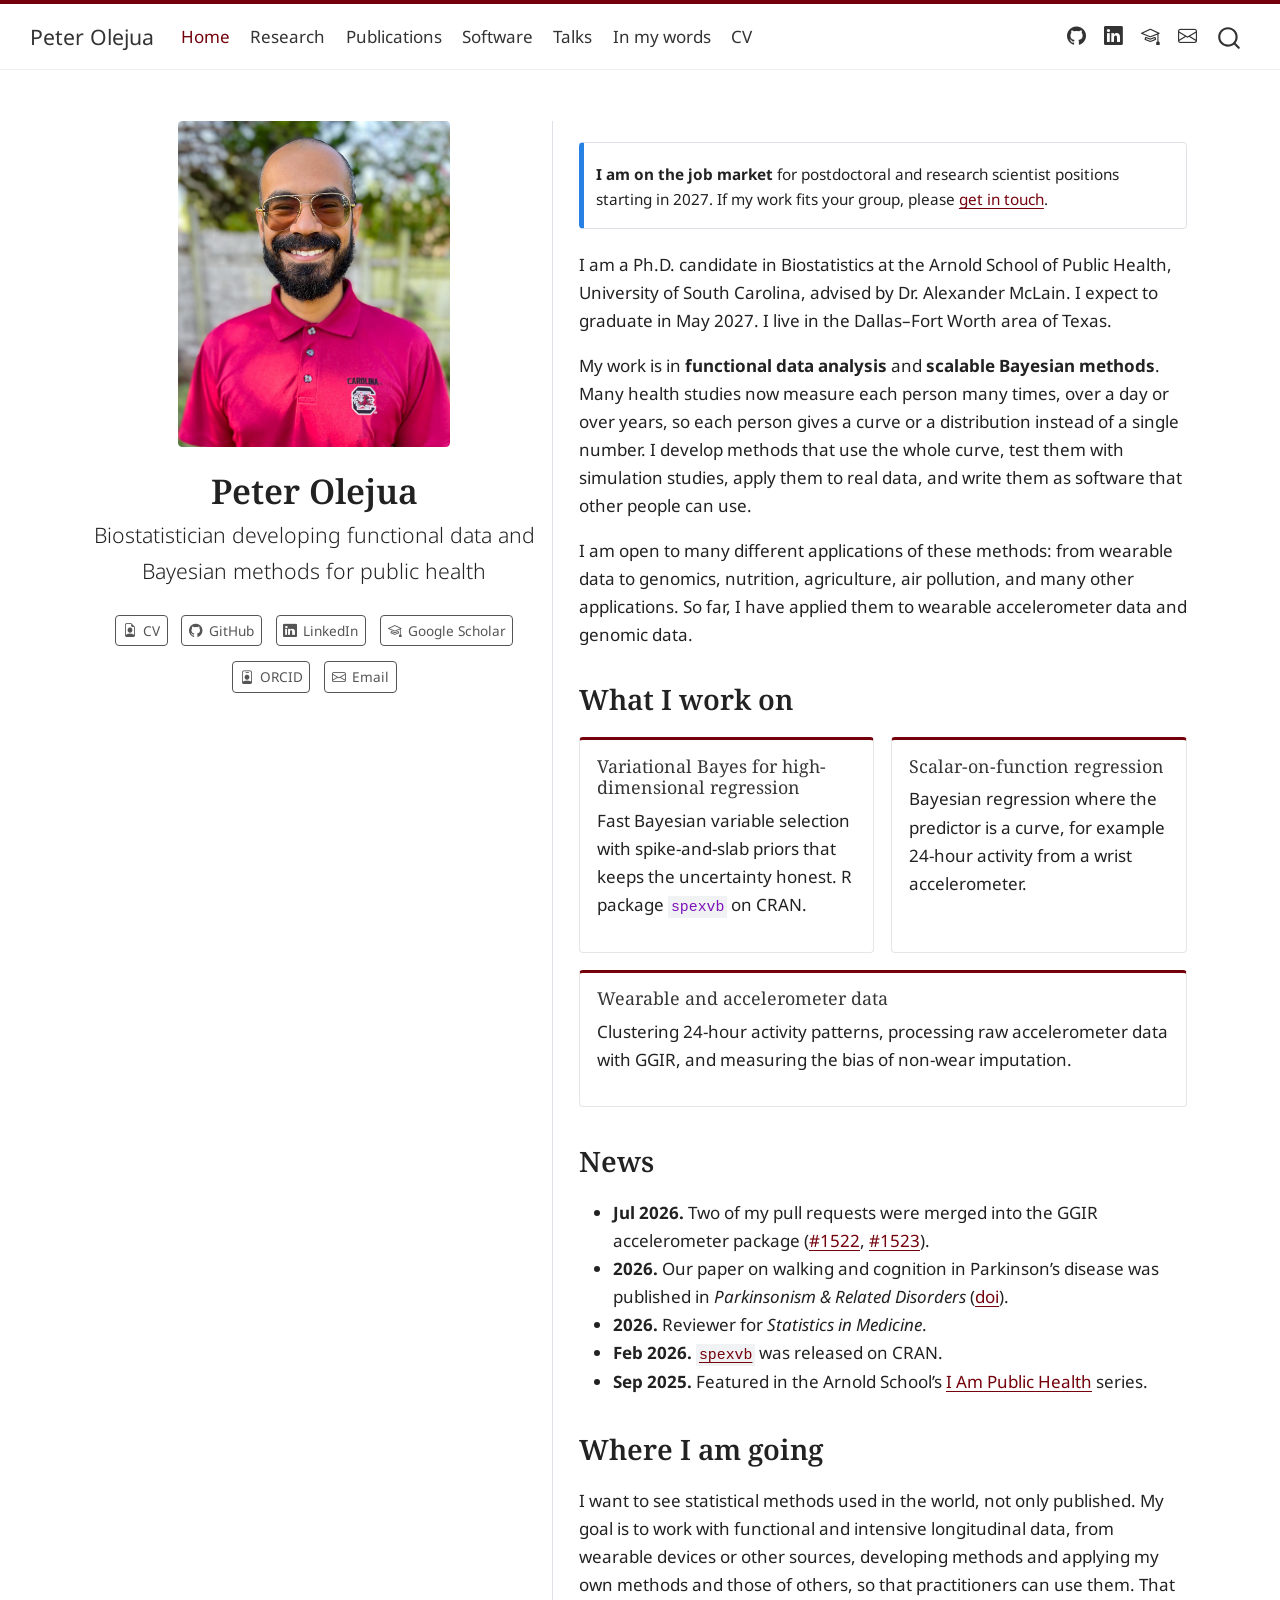
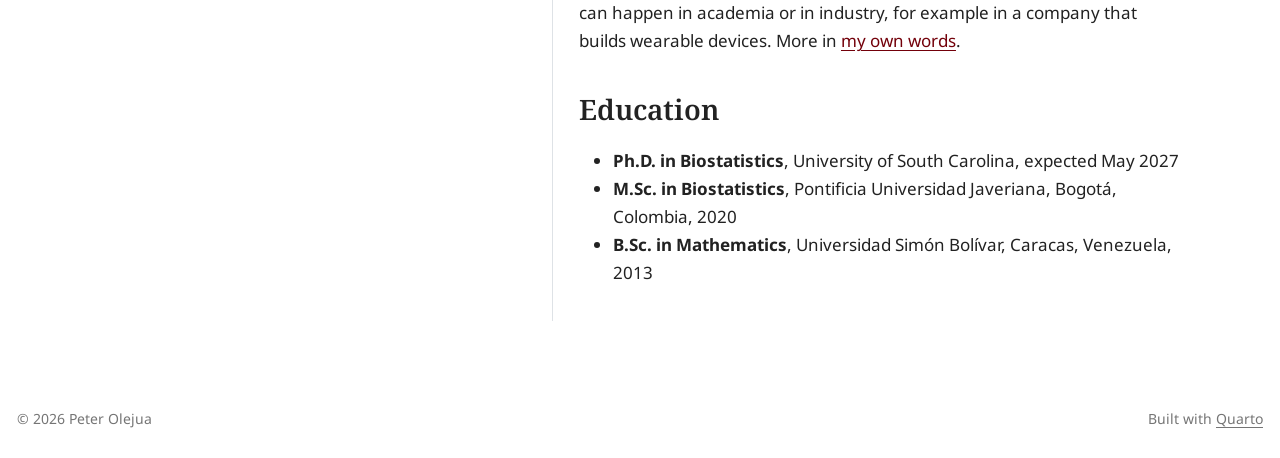
<file: docs/index.html>
<!DOCTYPE html>
<html xmlns="http://www.w3.org/1999/xhtml" lang="en" xml:lang="en"><head>

<meta charset="utf-8">
<meta name="generator" content="quarto-1.10.19">

<meta name="viewport" content="width=device-width, initial-scale=1.0, user-scalable=yes">


<title>Peter Olejua</title>
<style>
/* Default styles provided by pandoc.
** See https://pandoc.org/MANUAL.html#variables-for-html for config info.
*/
span.smallcaps{font-variant: small-caps;}
div.columns{display: flex; gap: 1.5em;}
div.column{flex: auto;}
@media screen {
div.columns{gap: min(4vw, 1.5em);}
div.column{overflow-x: auto;}
}
div.hanging-indent{margin-left: 1.5em; text-indent: -1.5em;}
ul.task-list{list-style: none;}
ul.task-list li input[type="checkbox"] {
  width: 0.8em;
  margin: 0 0.8em 0.2em -1em; /* quarto-specific, see https://github.com/quarto-dev/quarto-cli/issues/4556 */ 
  vertical-align: middle;
}
</style>


<script src="site_libs/quarto-nav/quarto-nav.js"></script>
<script src="site_libs/quarto-nav/headroom.min.js"></script>
<script src="site_libs/clipboard/clipboard.min.js"></script>
<script src="site_libs/quarto-search/autocomplete.umd.js"></script>
<script src="site_libs/quarto-search/fuse.min.js"></script>
<script src="site_libs/quarto-search/quarto-search.js"></script>
<meta name="quarto:offset" content="./">
<script src="site_libs/quarto-html/quarto.js" type="module"></script>
<script src="site_libs/quarto-html/tabsets/tabsets.js" type="module"></script>
<script src="site_libs/quarto-html/popper.min.js"></script>
<script src="site_libs/quarto-html/tippy.umd.min.js"></script>
<link href="site_libs/quarto-html/tippy.css" rel="stylesheet">
<link href="site_libs/quarto-html/quarto-syntax-highlighting-bf27225e3a48a9273f3daa8f8e829971.css" rel="stylesheet" id="quarto-text-highlighting-styles">
<script src="site_libs/bootstrap/bootstrap.min.js"></script>
<link href="site_libs/bootstrap/bootstrap-icons.css" rel="stylesheet">
<link href="site_libs/bootstrap/bootstrap-8802834b2892208c6f3ad287bbaaad03.min.css" rel="stylesheet" append-hash="true" id="quarto-bootstrap" data-mode="light">
<script id="quarto-search-options" type="application/json">{
  "location": "navbar",
  "copy-button": false,
  "collapse-after": 3,
  "panel-placement": "end",
  "type": "overlay",
  "limit": 50,
  "keyboard-shortcut": [
    "f",
    "/",
    "s"
  ],
  "show-item-context": false,
  "language": {
    "search-no-results-text": "No results",
    "search-matching-documents-text": "matching documents",
    "search-copy-link-title": "Copy link to search",
    "search-hide-matches-text": "Hide additional matches",
    "search-more-match-text": "more match in this document",
    "search-more-matches-text": "more matches in this document",
    "search-clear-button-title": "Clear",
    "search-text-placeholder": "",
    "search-detached-cancel-button-title": "Cancel",
    "search-submit-button-title": "Submit",
    "search-label": "Search"
  }
}</script>
<style>html{ scroll-behavior: smooth; }</style>


</head>

<body class="nav-fixed fullcontent quarto-light">

<div id="quarto-search-results"></div>
  <header id="quarto-header" class="headroom fixed-top">
    <nav class="navbar navbar-expand-lg " data-bs-theme="dark">
      <div class="navbar-container container-fluid">
      <div class="navbar-brand-container mx-auto">
    <a class="navbar-brand" href="./index.html">
    <span class="navbar-title">Peter Olejua</span>
    </a>
  </div>
            <div id="quarto-search" class="" title="Search"></div>
          <button class="navbar-toggler" type="button" data-bs-toggle="collapse" data-bs-target="#navbarCollapse" aria-controls="navbarCollapse" role="menu" aria-expanded="false" aria-label="Toggle navigation" onclick="if (window.quartoToggleHeadroom) { window.quartoToggleHeadroom(); }">
  <span class="navbar-toggler-icon"></span>
</button>
          <div class="collapse navbar-collapse" id="navbarCollapse">
            <ul class="navbar-nav navbar-nav-scroll me-auto">
  <li class="nav-item">
    <a class="nav-link active" href="./index.html" aria-current="page"> 
<span class="menu-text">Home</span></a>
  </li>  
  <li class="nav-item">
    <a class="nav-link" href="./research.html"> 
<span class="menu-text">Research</span></a>
  </li>  
  <li class="nav-item">
    <a class="nav-link" href="./publications.html"> 
<span class="menu-text">Publications</span></a>
  </li>  
  <li class="nav-item">
    <a class="nav-link" href="./software.html"> 
<span class="menu-text">Software</span></a>
  </li>  
  <li class="nav-item">
    <a class="nav-link" href="./talks.html"> 
<span class="menu-text">Talks</span></a>
  </li>  
  <li class="nav-item">
    <a class="nav-link" href="./story.html"> 
<span class="menu-text">In my words</span></a>
  </li>  
  <li class="nav-item">
    <a class="nav-link" href="./files/Olejua_CV.pdf"> 
<span class="menu-text">CV</span></a>
  </li>  
</ul>
            <ul class="navbar-nav navbar-nav-scroll ms-auto">
  <li class="nav-item compact">
    <a class="nav-link" href="https://github.com/peterolejua"> <i class="bi bi-github" role="img" aria-label="GitHub">
</i> 
<span class="menu-text"></span></a>
  </li>  
  <li class="nav-item compact">
    <a class="nav-link" href="https://www.linkedin.com/in/peterolejua/"> <i class="bi bi-linkedin" role="img" aria-label="LinkedIn">
</i> 
<span class="menu-text"></span></a>
  </li>  
  <li class="nav-item compact">
    <a class="nav-link" href="https://scholar.google.com/citations?user=GDKI_XwAAAAJ&amp;hl=en"> <i class="bi bi-mortarboard" role="img" aria-label="Google Scholar">
</i> 
<span class="menu-text"></span></a>
  </li>  
  <li class="nav-item compact">
    <a class="nav-link" href="mailto:polejua@email.sc.edu"> <i class="bi bi-envelope" role="img" aria-label="Email">
</i> 
<span class="menu-text"></span></a>
  </li>  
</ul>
          </div> <!-- /navcollapse -->
            <div class="quarto-navbar-tools">
</div>
      </div> <!-- /container-fluid -->
    </nav>
</header>
<!-- content -->
<div id="quarto-content" class="quarto-container page-columns page-rows-contents page-layout-article page-navbar">
<!-- sidebar -->
<!-- margin-sidebar -->
    
<!-- main -->
<div class="quarto-about-trestles">
  <div class="about-entity">
    <img src="images/profile.jpg" class="about-image
  rounded " style="width: 16em;">
<header id="title-block-header" class="quarto-title-block default">
<div class="quarto-title">
<h1 class="title">Peter Olejua</h1>
<p class="subtitle lead">Biostatistician developing functional data and Bayesian methods for public health</p>
</div>
<div class="quarto-title-meta">
  </div>
</header>
    <div class="about-links">
  <a href="/files/Olejua_CV.pdf" class="about-link" rel="" target="">
    <i class="bi bi-file-earmark-person"></i>
     <span class="about-link-text">CV</span>
  </a>
  <a href="https://github.com/peterolejua" class="about-link" rel="" target="">
    <i class="bi bi-github"></i>
     <span class="about-link-text">GitHub</span>
  </a>
  <a href="https://www.linkedin.com/in/peterolejua/" class="about-link" rel="" target="">
    <i class="bi bi-linkedin"></i>
     <span class="about-link-text">LinkedIn</span>
  </a>
  <a href="https://scholar.google.com/citations?user=GDKI_XwAAAAJ&amp;hl=en" class="about-link" rel="" target="">
    <i class="bi bi-mortarboard"></i>
     <span class="about-link-text">Google Scholar</span>
  </a>
  <a href="https://orcid.org/0000-0002-2478-0908" class="about-link" rel="" target="">
    <i class="bi bi-person-badge"></i>
     <span class="about-link-text">ORCID</span>
  </a>
  <a href="mailto:polejua@email.sc.edu" class="about-link" rel="" target="">
    <i class="bi bi-envelope"></i>
     <span class="about-link-text">Email</span>
  </a>
</div>
  </div>
  <div class="about-contents"><main class="content" id="quarto-document-content">
<div class="callout callout-style-simple callout-note no-icon">
<div class="callout-body d-flex">
<div class="callout-icon-container">
<i class="callout-icon no-icon"></i>
</div>
<div class="callout-body-container">
<p><strong>I am on the job market</strong> for postdoctoral and research scientist positions starting in 2027. If my work fits your group, please <a href="mailto:polejua@email.sc.edu">get in touch</a>.</p>
</div>
</div>
</div>
<p>I am a Ph.D.&nbsp;candidate in Biostatistics at the Arnold School of Public Health, University of South Carolina, advised by Dr.&nbsp;Alexander McLain. I expect to graduate in May 2027. I live in the Dallas–Fort Worth area of Texas.</p>
<p>My work is in <strong>functional data analysis</strong> and <strong>scalable Bayesian methods</strong>. Many health studies now measure each person many times, over a day or over years, so each person gives a curve or a distribution instead of a single number. I develop methods that use the whole curve, test them with simulation studies, apply them to real data, and write them as software that other people can use.</p>
<p>I am open to many different applications of these methods: from wearable data to genomics, nutrition, agriculture, air pollution, and many other applications. So far, I have applied them to wearable accelerometer data and genomic data.</p>
<section id="what-i-work-on" class="level2">
<h2 data-anchor-id="what-i-work-on">What I work on</h2>
<div class="card-row">
<section id="variational-bayes-for-high-dimensional-regression" class="level4 item">
<h4 data-anchor-id="variational-bayes-for-high-dimensional-regression">Variational Bayes for high-dimensional regression</h4>
<p>Fast Bayesian variable selection with spike-and-slab priors that keeps the uncertainty honest. R package <code>spexvb</code> on CRAN.</p>
</section>
<section id="scalar-on-function-regression" class="level4 item">
<h4 data-anchor-id="scalar-on-function-regression">Scalar-on-function regression</h4>
<p>Bayesian regression where the predictor is a curve, for example 24-hour activity from a wrist accelerometer.</p>
</section>
<section id="wearable-and-accelerometer-data" class="level4 item">
<h4 data-anchor-id="wearable-and-accelerometer-data">Wearable and accelerometer data</h4>
<p>Clustering 24-hour activity patterns, processing raw accelerometer data with GGIR, and measuring the bias of non-wear imputation.</p>
</section>
</div>
</section>
<section id="news" class="level2">
<h2 data-anchor-id="news">News</h2>
<ul>
<li><strong>Jul 2026.</strong> Two of my pull requests were merged into the GGIR accelerometer package (<a href="https://github.com/wadpac/GGIR/pull/1522">#1522</a>, <a href="https://github.com/wadpac/GGIR/pull/1523">#1523</a>).</li>
<li><strong>2026.</strong> Our paper on walking and cognition in Parkinson’s disease was published in <em>Parkinsonism &amp; Related Disorders</em> (<a href="https://doi.org/10.1016/j.parkreldis.2026.108395">doi</a>).</li>
<li><strong>2026.</strong> Reviewer for <em>Statistics in Medicine</em>.</li>
<li><strong>Feb 2026.</strong> <a href="https://CRAN.R-project.org/package=spexvb"><code>spexvb</code></a> was released on CRAN.</li>
<li><strong>Sep 2025.</strong> Featured in the Arnold School’s <a href="https://www.sc.edu/study/colleges_schools/public_health/about/news/2025/iampublichealth_olejua_bios.php">I Am Public Health</a> series.</li>
</ul>
</section>
<section id="where-i-am-going" class="level2">
<h2 data-anchor-id="where-i-am-going">Where I am going</h2>
<p>I want to see statistical methods used in the world, not only published. My goal is to work with functional and intensive longitudinal data, from wearable devices or other sources, developing methods and applying my own methods and those of others, so that practitioners can use them. That can happen in academia or in industry, for example in a company that builds wearable devices. More in <a href="./story.html">my own words</a>.</p>
</section>
<section id="education" class="level2">
<h2 data-anchor-id="education">Education</h2>
<ul>
<li><strong>Ph.D.&nbsp;in Biostatistics</strong>, University of South Carolina, expected May 2027</li>
<li><strong>M.Sc. in Biostatistics</strong>, Pontificia Universidad Javeriana, Bogotá, Colombia, 2020</li>
<li><strong>B.Sc. in Mathematics</strong>, Universidad Simón Bolívar, Caracas, Venezuela, 2013</li>
</ul>


</section>
</main></div>
</div>
 <!-- /main -->
<script id="quarto-html-after-body" type="application/javascript">
  window.document.addEventListener("DOMContentLoaded", function (event) {
    const isCodeAnnotation = (el) => {
      for (const clz of el.classList) {
        if (clz.startsWith('code-annotation-')) {                     
          return true;
        }
      }
      return false;
    }
    const onCopySuccess = function(e) {
      // button target
      const button = e.trigger;
      // don't keep focus
      button.blur();
      // flash "checked"
      button.classList.add('code-copy-button-checked');
      var currentTitle = button.getAttribute("title");
      button.setAttribute("title", "Copied!");
      let tooltip;
      if (window.bootstrap) {
        button.setAttribute("data-bs-toggle", "tooltip");
        button.setAttribute("data-bs-placement", "left");
        button.setAttribute("data-bs-title", "Copied!");
        tooltip = new bootstrap.Tooltip(button, 
          { trigger: "manual", 
            customClass: "code-copy-button-tooltip",
            offset: [0, -8]});
        tooltip.show();    
      }
      setTimeout(function() {
        if (tooltip) {
          tooltip.hide();
          button.removeAttribute("data-bs-title");
          button.removeAttribute("data-bs-toggle");
          button.removeAttribute("data-bs-placement");
        }
        button.setAttribute("title", currentTitle);
        button.classList.remove('code-copy-button-checked');
      }, 1000);
      // clear code selection
      e.clearSelection();
    }
    const getTextToCopy = function(trigger) {
      const outerScaffold = trigger.parentElement.cloneNode(true);
      const codeEl = outerScaffold.querySelector('code');
      for (const childEl of codeEl.children) {
        if (isCodeAnnotation(childEl)) {
          childEl.remove();
        }
      }
      return codeEl.innerText;
    }
    const clipboard = new window.ClipboardJS('.code-copy-button:not([data-in-quarto-modal])', {
      text: getTextToCopy
    });
    clipboard.on('success', onCopySuccess);
    if (window.document.getElementById('quarto-embedded-source-code-modal')) {
      const clipboardModal = new window.ClipboardJS('.code-copy-button[data-in-quarto-modal]', {
        text: getTextToCopy,
        container: window.document.getElementById('quarto-embedded-source-code-modal')
      });
      clipboardModal.on('success', onCopySuccess);
    }
      var localhostRegex = new RegExp(/^(?:http|https):\/\/localhost\:?[0-9]*\//);
      var mailtoRegex = new RegExp(/^mailto:/);
        var filterRegex = new RegExp("https:\/\/peterolejua\.github\.io");
      var isInternal = (href) => {
          return filterRegex.test(href) || localhostRegex.test(href) || mailtoRegex.test(href);
      }
      // Inspect non-navigation links and adorn them if external
     var links = window.document.querySelectorAll('a[href]:not(.nav-link):not(.navbar-brand):not(.toc-action):not(.sidebar-link):not(.sidebar-item-toggle):not(.pagination-link):not(.no-external):not([aria-hidden]):not(.dropdown-item):not(.quarto-navigation-tool):not(.about-link)');
      for (var i=0; i<links.length; i++) {
        const link = links[i];
        if (!isInternal(link.href)) {
          // undo the damage that might have been done by quarto-nav.js in the case of
          // links that we want to consider external
          if (link.dataset.originalHref !== undefined) {
            link.href = link.dataset.originalHref;
          }
            // target, if specified
            link.setAttribute("target", "_blank");
            if (link.getAttribute("rel") === null) {
              link.setAttribute("rel", "noopener");
            }
        }
      }
    function tippyHover(el, contentFn, onTriggerFn, onUntriggerFn) {
      const config = {
        allowHTML: true,
        maxWidth: 500,
        delay: 100,
        arrow: false,
        appendTo: function(el) {
            return el.parentElement;
        },
        interactive: true,
        interactiveBorder: 10,
        theme: 'quarto',
        placement: 'bottom-start',
      };
      if (contentFn) {
        config.content = contentFn;
      }
      if (onTriggerFn) {
        config.onTrigger = onTriggerFn;
      }
      if (onUntriggerFn) {
        config.onUntrigger = onUntriggerFn;
      }
      window.tippy(el, config); 
    }
    const noterefs = window.document.querySelectorAll('a[role="doc-noteref"]');
    for (var i=0; i<noterefs.length; i++) {
      const ref = noterefs[i];
      tippyHover(ref, function() {
        // use id or data attribute instead here
        let href = ref.getAttribute('data-footnote-href') || ref.getAttribute('href');
        try { href = new URL(href).hash; } catch {}
        const id = href.replace(/^#\/?/, "");
        const note = window.document.getElementById(id);
        if (note) {
          return note.innerHTML;
        } else {
          return "";
        }
      });
    }
    const xrefs = window.document.querySelectorAll('a.quarto-xref');
    const processXRef = (id, note) => {
      // Strip column container classes
      const stripColumnClz = (el) => {
        el.classList.remove("page-full", "page-columns");
        if (el.children) {
          for (const child of el.children) {
            stripColumnClz(child);
          }
        }
      }
      stripColumnClz(note)
      if (id === null || id.startsWith('sec-')) {
        // Special case sections, only their first couple elements
        const container = document.createElement("div");
        if (note.children && note.children.length > 2) {
          container.appendChild(note.children[0].cloneNode(true));
          for (let i = 1; i < note.children.length; i++) {
            const child = note.children[i];
            if (child.tagName === "P" && child.innerText === "") {
              continue;
            } else {
              container.appendChild(child.cloneNode(true));
              break;
            }
          }
          if (window.Quarto?.typesetMath) {
            window.Quarto.typesetMath(container);
          }
          return container.innerHTML
        } else {
          if (window.Quarto?.typesetMath) {
            window.Quarto.typesetMath(note);
          }
          return note.innerHTML;
        }
      } else {
        // Remove any anchor links if they are present
        const anchorLink = note.querySelector('a.anchorjs-link');
        if (anchorLink) {
          anchorLink.remove();
        }
        if (window.Quarto?.typesetMath) {
          window.Quarto.typesetMath(note);
        }
        if (note.classList.contains("callout")) {
          return note.outerHTML;
        } else {
          return note.innerHTML;
        }
      }
    }
    for (var i=0; i<xrefs.length; i++) {
      const xref = xrefs[i];
      tippyHover(xref, undefined, function(instance) {
        instance.disable();
        let url = xref.getAttribute('href');
        let hash = undefined; 
        if (url.startsWith('#')) {
          hash = url;
        } else {
          try { hash = new URL(url).hash; } catch {}
        }
        if (hash) {
          const id = hash.replace(/^#\/?/, "");
          const note = window.document.getElementById(id);
          if (note !== null) {
            try {
              const html = processXRef(id, note.cloneNode(true));
              instance.setContent(html);
            } finally {
              instance.enable();
              instance.show();
            }
          } else {
            // See if we can fetch this
            fetch(url.split('#')[0])
            .then(res => res.text())
            .then(html => {
              const parser = new DOMParser();
              const htmlDoc = parser.parseFromString(html, "text/html");
              const note = htmlDoc.getElementById(id);
              if (note !== null) {
                const html = processXRef(id, note);
                instance.setContent(html);
              } 
            }).finally(() => {
              instance.enable();
              instance.show();
            });
          }
        } else {
          // See if we can fetch a full url (with no hash to target)
          // This is a special case and we should probably do some content thinning / targeting
          fetch(url)
          .then(res => res.text())
          .then(html => {
            const parser = new DOMParser();
            const htmlDoc = parser.parseFromString(html, "text/html");
            const note = htmlDoc.querySelector('main.content');
            if (note !== null) {
              // This should only happen for chapter cross references
              // (since there is no id in the URL)
              // remove the first header
              if (note.children.length > 0 && note.children[0].tagName === "HEADER") {
                note.children[0].remove();
              }
              const html = processXRef(null, note);
              instance.setContent(html);
            } 
          }).finally(() => {
            instance.enable();
            instance.show();
          });
        }
      }, function(instance) {
      });
    }
        let selectedAnnoteEl;
        const selectorForAnnotation = ( cell, annotation) => {
          let cellAttr = 'data-code-cell="' + cell + '"';
          let lineAttr = 'data-code-annotation="' +  annotation + '"';
          const selector = 'span[' + cellAttr + '][' + lineAttr + ']';
          return selector;
        }
        const selectCodeLines = (annoteEl) => {
          const doc = window.document;
          const targetCell = annoteEl.getAttribute("data-target-cell");
          const targetAnnotation = annoteEl.getAttribute("data-target-annotation");
          const annoteSpan = window.document.querySelector(selectorForAnnotation(targetCell, targetAnnotation));
          const lines = annoteSpan.getAttribute("data-code-lines").split(",");
          const lineIds = lines.map((line) => {
            return targetCell + "-" + line;
          })
          let top = null;
          let height = null;
          let parent = null;
          if (lineIds.length > 0) {
              //compute the position of the single el (top and bottom and make a div)
              const el = window.document.getElementById(lineIds[0]);
              top = el.offsetTop;
              height = el.offsetHeight;
              parent = el.parentElement.parentElement;
            if (lineIds.length > 1) {
              const lastEl = window.document.getElementById(lineIds[lineIds.length - 1]);
              const bottom = lastEl.offsetTop + lastEl.offsetHeight;
              height = bottom - top;
            }
            if (top !== null && height !== null && parent !== null) {
              // cook up a div (if necessary) and position it 
              let div = window.document.getElementById("code-annotation-line-highlight");
              if (div === null) {
                div = window.document.createElement("div");
                div.setAttribute("id", "code-annotation-line-highlight");
                div.style.position = 'absolute';
                parent.appendChild(div);
              }
              div.style.top = top - 2 + "px";
              div.style.height = height + 4 + "px";
              div.style.left = 0;
              let gutterDiv = window.document.getElementById("code-annotation-line-highlight-gutter");
              if (gutterDiv === null) {
                gutterDiv = window.document.createElement("div");
                gutterDiv.setAttribute("id", "code-annotation-line-highlight-gutter");
                gutterDiv.style.position = 'absolute';
                const codeCell = window.document.getElementById(targetCell);
                const gutter = codeCell.querySelector('.code-annotation-gutter');
                gutter.appendChild(gutterDiv);
              }
              gutterDiv.style.top = top - 2 + "px";
              gutterDiv.style.height = height + 4 + "px";
            }
            selectedAnnoteEl = annoteEl;
          }
        };
        const unselectCodeLines = () => {
          const elementsIds = ["code-annotation-line-highlight", "code-annotation-line-highlight-gutter"];
          elementsIds.forEach((elId) => {
            const div = window.document.getElementById(elId);
            if (div) {
              div.remove();
            }
          });
          selectedAnnoteEl = undefined;
        };
          // Handle positioning of the toggle
      window.addEventListener(
        "resize",
        throttle(() => {
          elRect = undefined;
          if (selectedAnnoteEl) {
            selectCodeLines(selectedAnnoteEl);
          }
        }, 10)
      );
      function throttle(fn, ms) {
      let throttle = false;
      let timer;
        return (...args) => {
          if(!throttle) { // first call gets through
              fn.apply(this, args);
              throttle = true;
          } else { // all the others get throttled
              if(timer) clearTimeout(timer); // cancel #2
              timer = setTimeout(() => {
                fn.apply(this, args);
                timer = throttle = false;
              }, ms);
          }
        };
      }
        // Attach click handler to the DT
        const annoteDls = window.document.querySelectorAll('dt[data-target-cell]');
        for (const annoteDlNode of annoteDls) {
          annoteDlNode.addEventListener('click', (event) => {
            const clickedEl = event.target;
            if (clickedEl !== selectedAnnoteEl) {
              unselectCodeLines();
              const activeEl = window.document.querySelector('dt[data-target-cell].code-annotation-active');
              if (activeEl) {
                activeEl.classList.remove('code-annotation-active');
              }
              selectCodeLines(clickedEl);
              clickedEl.classList.add('code-annotation-active');
            } else {
              // Unselect the line
              unselectCodeLines();
              clickedEl.classList.remove('code-annotation-active');
            }
          });
        }
    const findCites = (el) => {
      const parentEl = el.parentElement;
      if (parentEl) {
        const cites = parentEl.dataset.cites;
        if (cites) {
          return {
            el,
            cites: cites.split(' ')
          };
        } else {
          return findCites(el.parentElement)
        }
      } else {
        return undefined;
      }
    };
    var bibliorefs = window.document.querySelectorAll('a[role="doc-biblioref"]');
    for (var i=0; i<bibliorefs.length; i++) {
      const ref = bibliorefs[i];
      const citeInfo = findCites(ref);
      if (citeInfo) {
        tippyHover(citeInfo.el, function() {
          var popup = window.document.createElement('div');
          citeInfo.cites.forEach(function(cite) {
            var citeDiv = window.document.createElement('div');
            citeDiv.classList.add('hanging-indent');
            citeDiv.classList.add('csl-entry');
            var biblioDiv = window.document.getElementById('ref-' + cite);
            if (biblioDiv) {
              citeDiv.innerHTML = biblioDiv.innerHTML;
            }
            popup.appendChild(citeDiv);
          });
          return popup.innerHTML;
        });
      }
    }
  });
  </script>
</div> <!-- /content -->
<footer class="footer">
  <div class="nav-footer">
    <div class="nav-footer-left">
<p>© 2026 Peter Olejua</p>
</div>   
    <div class="nav-footer-center">
      &nbsp;
    </div>
    <div class="nav-footer-right">
<p>Built with <a href="https://quarto.org">Quarto</a></p>
</div>
  </div>
</footer>




<script src="site_libs/quarto-html/zenscroll-min.js"></script>
</body></html>
</file>
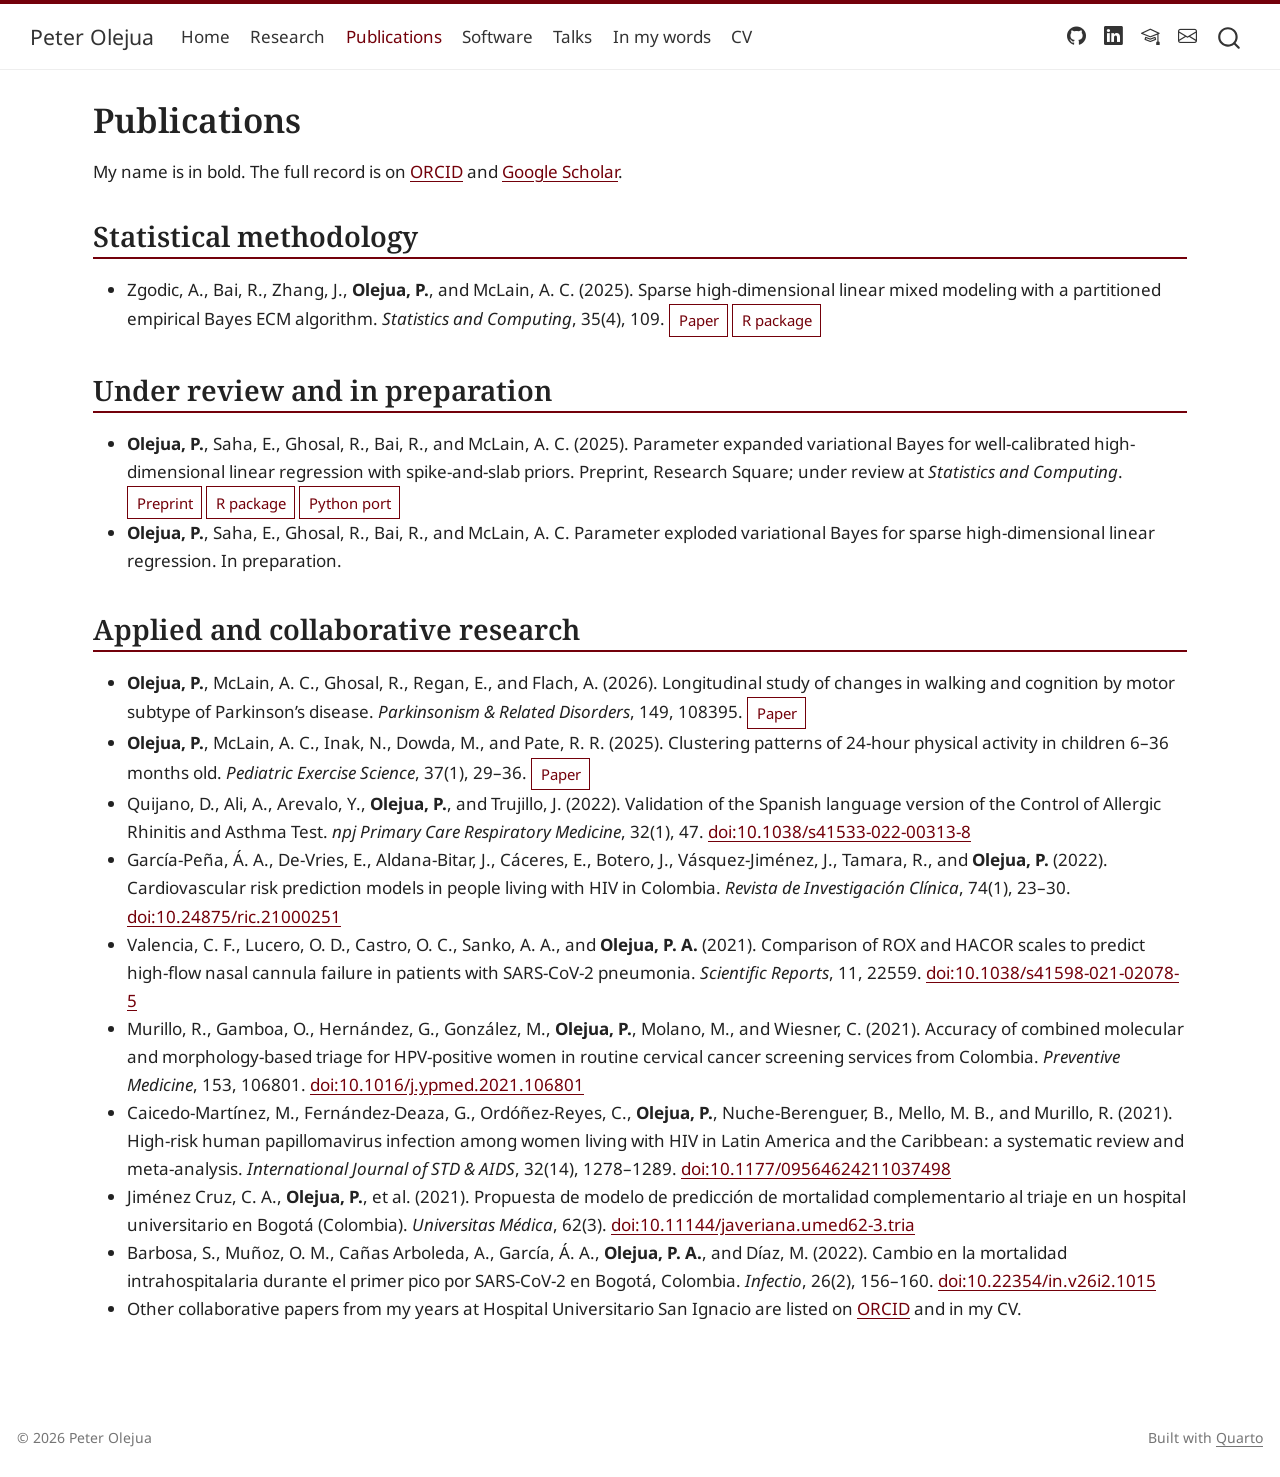
<file: docs/publications.html>
<!DOCTYPE html>
<html xmlns="http://www.w3.org/1999/xhtml" lang="en" xml:lang="en"><head>

<meta charset="utf-8">
<meta name="generator" content="quarto-1.10.19">

<meta name="viewport" content="width=device-width, initial-scale=1.0, user-scalable=yes">


<title>Publications – Peter Olejua</title>
<style>
/* Default styles provided by pandoc.
** See https://pandoc.org/MANUAL.html#variables-for-html for config info.
*/
span.smallcaps{font-variant: small-caps;}
div.columns{display: flex; gap: 1.5em;}
div.column{flex: auto;}
@media screen {
div.columns{gap: min(4vw, 1.5em);}
div.column{overflow-x: auto;}
}
div.hanging-indent{margin-left: 1.5em; text-indent: -1.5em;}
ul.task-list{list-style: none;}
ul.task-list li input[type="checkbox"] {
  width: 0.8em;
  margin: 0 0.8em 0.2em -1em; /* quarto-specific, see https://github.com/quarto-dev/quarto-cli/issues/4556 */ 
  vertical-align: middle;
}
</style>


<script src="site_libs/quarto-nav/quarto-nav.js"></script>
<script src="site_libs/quarto-nav/headroom.min.js"></script>
<script src="site_libs/clipboard/clipboard.min.js"></script>
<script src="site_libs/quarto-search/autocomplete.umd.js"></script>
<script src="site_libs/quarto-search/fuse.min.js"></script>
<script src="site_libs/quarto-search/quarto-search.js"></script>
<meta name="quarto:offset" content="./">
<script src="site_libs/quarto-html/quarto.js" type="module"></script>
<script src="site_libs/quarto-html/tabsets/tabsets.js" type="module"></script>
<script src="site_libs/quarto-html/popper.min.js"></script>
<script src="site_libs/quarto-html/tippy.umd.min.js"></script>
<script src="site_libs/quarto-html/anchor.min.js"></script>
<link href="site_libs/quarto-html/tippy.css" rel="stylesheet">
<link href="site_libs/quarto-html/quarto-syntax-highlighting-bf27225e3a48a9273f3daa8f8e829971.css" rel="stylesheet" id="quarto-text-highlighting-styles">
<script src="site_libs/bootstrap/bootstrap.min.js"></script>
<link href="site_libs/bootstrap/bootstrap-icons.css" rel="stylesheet">
<link href="site_libs/bootstrap/bootstrap-8802834b2892208c6f3ad287bbaaad03.min.css" rel="stylesheet" append-hash="true" id="quarto-bootstrap" data-mode="light">
<script id="quarto-search-options" type="application/json">{
  "location": "navbar",
  "copy-button": false,
  "collapse-after": 3,
  "panel-placement": "end",
  "type": "overlay",
  "limit": 50,
  "keyboard-shortcut": [
    "f",
    "/",
    "s"
  ],
  "show-item-context": false,
  "language": {
    "search-no-results-text": "No results",
    "search-matching-documents-text": "matching documents",
    "search-copy-link-title": "Copy link to search",
    "search-hide-matches-text": "Hide additional matches",
    "search-more-match-text": "more match in this document",
    "search-more-matches-text": "more matches in this document",
    "search-clear-button-title": "Clear",
    "search-text-placeholder": "",
    "search-detached-cancel-button-title": "Cancel",
    "search-submit-button-title": "Submit",
    "search-label": "Search"
  }
}</script>
<style>html{ scroll-behavior: smooth; }</style>


</head>

<body class="nav-fixed fullcontent quarto-light">

<div id="quarto-search-results"></div>
  <header id="quarto-header" class="headroom fixed-top">
    <nav class="navbar navbar-expand-lg " data-bs-theme="dark">
      <div class="navbar-container container-fluid">
      <div class="navbar-brand-container mx-auto">
    <a class="navbar-brand" href="./index.html">
    <span class="navbar-title">Peter Olejua</span>
    </a>
  </div>
            <div id="quarto-search" class="" title="Search"></div>
          <button class="navbar-toggler" type="button" data-bs-toggle="collapse" data-bs-target="#navbarCollapse" aria-controls="navbarCollapse" role="menu" aria-expanded="false" aria-label="Toggle navigation" onclick="if (window.quartoToggleHeadroom) { window.quartoToggleHeadroom(); }">
  <span class="navbar-toggler-icon"></span>
</button>
          <div class="collapse navbar-collapse" id="navbarCollapse">
            <ul class="navbar-nav navbar-nav-scroll me-auto">
  <li class="nav-item">
    <a class="nav-link" href="./index.html"> 
<span class="menu-text">Home</span></a>
  </li>  
  <li class="nav-item">
    <a class="nav-link" href="./research.html"> 
<span class="menu-text">Research</span></a>
  </li>  
  <li class="nav-item">
    <a class="nav-link active" href="./publications.html" aria-current="page"> 
<span class="menu-text">Publications</span></a>
  </li>  
  <li class="nav-item">
    <a class="nav-link" href="./software.html"> 
<span class="menu-text">Software</span></a>
  </li>  
  <li class="nav-item">
    <a class="nav-link" href="./talks.html"> 
<span class="menu-text">Talks</span></a>
  </li>  
  <li class="nav-item">
    <a class="nav-link" href="./story.html"> 
<span class="menu-text">In my words</span></a>
  </li>  
  <li class="nav-item">
    <a class="nav-link" href="./files/Olejua_CV.pdf"> 
<span class="menu-text">CV</span></a>
  </li>  
</ul>
            <ul class="navbar-nav navbar-nav-scroll ms-auto">
  <li class="nav-item compact">
    <a class="nav-link" href="https://github.com/peterolejua"> <i class="bi bi-github" role="img" aria-label="GitHub">
</i> 
<span class="menu-text"></span></a>
  </li>  
  <li class="nav-item compact">
    <a class="nav-link" href="https://www.linkedin.com/in/peterolejua/"> <i class="bi bi-linkedin" role="img" aria-label="LinkedIn">
</i> 
<span class="menu-text"></span></a>
  </li>  
  <li class="nav-item compact">
    <a class="nav-link" href="https://scholar.google.com/citations?user=GDKI_XwAAAAJ&amp;hl=en"> <i class="bi bi-mortarboard" role="img" aria-label="Google Scholar">
</i> 
<span class="menu-text"></span></a>
  </li>  
  <li class="nav-item compact">
    <a class="nav-link" href="mailto:polejua@email.sc.edu"> <i class="bi bi-envelope" role="img" aria-label="Email">
</i> 
<span class="menu-text"></span></a>
  </li>  
</ul>
          </div> <!-- /navcollapse -->
            <div class="quarto-navbar-tools">
</div>
      </div> <!-- /container-fluid -->
    </nav>
</header>
<!-- content -->
<div id="quarto-content" class="quarto-container page-columns page-rows-contents page-layout-article page-navbar">
<!-- sidebar -->
<!-- margin-sidebar -->
    
<!-- main -->
<main class="content" id="quarto-document-content">

<header id="title-block-header" class="quarto-title-block default">
<div class="quarto-title">
<h1 class="title">Publications</h1>
</div>



<div class="quarto-title-meta">

    
  
    
  </div>
  


</header>


<p>My name is in bold. The full record is on <a href="https://orcid.org/0000-0002-2478-0908">ORCID</a> and <a href="https://scholar.google.com/citations?user=GDKI_XwAAAAJ&amp;hl=en">Google Scholar</a>.</p>
<section id="statistical-methodology" class="level2">
<h2 class="anchored" data-anchor-id="statistical-methodology">Statistical methodology</h2>
<ul>
<li>Zgodic, A., Bai, R., Zhang, J., <strong>Olejua, P.</strong>, and McLain, A. C. (2025). Sparse high-dimensional linear mixed modeling with a partitioned empirical Bayes ECM algorithm. <em>Statistics and Computing</em>, 35(4), 109. <a href="https://doi.org/10.1007/s11222-025-10649-z" class="btn btn-outline-primary btn-sm">Paper</a> <a href="https://CRAN.R-project.org/package=lmmprobe" class="btn btn-outline-primary btn-sm">R package</a></li>
</ul>
</section>
<section id="under-review-and-in-preparation" class="level2">
<h2 class="anchored" data-anchor-id="under-review-and-in-preparation">Under review and in preparation</h2>
<ul>
<li><strong>Olejua, P.</strong>, Saha, E., Ghosal, R., Bai, R., and McLain, A. C. (2025). Parameter expanded variational Bayes for well-calibrated high-dimensional linear regression with spike-and-slab priors. Preprint, Research Square; under review at <em>Statistics and Computing</em>. <a href="https://doi.org/10.21203/rs.3.rs-7208847/v1" class="btn btn-outline-primary btn-sm">Preprint</a> <a href="https://CRAN.R-project.org/package=spexvb" class="btn btn-outline-primary btn-sm">R package</a> <a href="https://github.com/peterolejua/py-spexvb" class="btn btn-outline-primary btn-sm">Python port</a></li>
<li><strong>Olejua, P.</strong>, Saha, E., Ghosal, R., Bai, R., and McLain, A. C. Parameter exploded variational Bayes for sparse high-dimensional linear regression. In preparation.</li>
</ul>
</section>
<section id="applied-and-collaborative-research" class="level2">
<h2 class="anchored" data-anchor-id="applied-and-collaborative-research">Applied and collaborative research</h2>
<ul>
<li><strong>Olejua, P.</strong>, McLain, A. C., Ghosal, R., Regan, E., and Flach, A. (2026). Longitudinal study of changes in walking and cognition by motor subtype of Parkinson’s disease. <em>Parkinsonism &amp; Related Disorders</em>, 149, 108395. <a href="https://doi.org/10.1016/j.parkreldis.2026.108395" class="btn btn-outline-primary btn-sm">Paper</a></li>
<li><strong>Olejua, P.</strong>, McLain, A. C., Inak, N., Dowda, M., and Pate, R. R. (2025). Clustering patterns of 24-hour physical activity in children 6–36 months old. <em>Pediatric Exercise Science</em>, 37(1), 29–36. <a href="https://doi.org/10.1123/pes.2023-0055" class="btn btn-outline-primary btn-sm">Paper</a></li>
<li>Quijano, D., Ali, A., Arevalo, Y., <strong>Olejua, P.</strong>, and Trujillo, J. (2022). Validation of the Spanish language version of the Control of Allergic Rhinitis and Asthma Test. <em>npj Primary Care Respiratory Medicine</em>, 32(1), 47. <a href="https://doi.org/10.1038/s41533-022-00313-8">doi:10.1038/s41533-022-00313-8</a></li>
<li>García-Peña, Á. A., De-Vries, E., Aldana-Bitar, J., Cáceres, E., Botero, J., Vásquez-Jiménez, J., Tamara, R., and <strong>Olejua, P.</strong> (2022). Cardiovascular risk prediction models in people living with HIV in Colombia. <em>Revista de Investigación Clínica</em>, 74(1), 23–30. <a href="https://doi.org/10.24875/ric.21000251">doi:10.24875/ric.21000251</a></li>
<li>Valencia, C. F., Lucero, O. D., Castro, O. C., Sanko, A. A., and <strong>Olejua, P. A.</strong> (2021). Comparison of ROX and HACOR scales to predict high-flow nasal cannula failure in patients with SARS-CoV-2 pneumonia. <em>Scientific Reports</em>, 11, 22559. <a href="https://doi.org/10.1038/s41598-021-02078-5">doi:10.1038/s41598-021-02078-5</a></li>
<li>Murillo, R., Gamboa, O., Hernández, G., González, M., <strong>Olejua, P.</strong>, Molano, M., and Wiesner, C. (2021). Accuracy of combined molecular and morphology-based triage for HPV-positive women in routine cervical cancer screening services from Colombia. <em>Preventive Medicine</em>, 153, 106801. <a href="https://doi.org/10.1016/j.ypmed.2021.106801">doi:10.1016/j.ypmed.2021.106801</a></li>
<li>Caicedo-Martínez, M., Fernández-Deaza, G., Ordóñez-Reyes, C., <strong>Olejua, P.</strong>, Nuche-Berenguer, B., Mello, M. B., and Murillo, R. (2021). High-risk human papillomavirus infection among women living with HIV in Latin America and the Caribbean: a systematic review and meta-analysis. <em>International Journal of STD &amp; AIDS</em>, 32(14), 1278–1289. <a href="https://doi.org/10.1177/09564624211037498">doi:10.1177/09564624211037498</a></li>
<li>Jiménez Cruz, C. A., <strong>Olejua, P.</strong>, et al.&nbsp;(2021). Propuesta de modelo de predicción de mortalidad complementario al triaje en un hospital universitario en Bogotá (Colombia). <em>Universitas Médica</em>, 62(3). <a href="https://doi.org/10.11144/javeriana.umed62-3.tria">doi:10.11144/javeriana.umed62-3.tria</a></li>
<li>Barbosa, S., Muñoz, O. M., Cañas Arboleda, A., García, Á. A., <strong>Olejua, P. A.</strong>, and Díaz, M. (2022). Cambio en la mortalidad intrahospitalaria durante el primer pico por SARS-CoV-2 en Bogotá, Colombia. <em>Infectio</em>, 26(2), 156–160. <a href="https://doi.org/10.22354/in.v26i2.1015">doi:10.22354/in.v26i2.1015</a></li>
<li>Other collaborative papers from my years at Hospital Universitario San Ignacio are listed on <a href="https://orcid.org/0000-0002-2478-0908">ORCID</a> and in my CV.</li>
</ul>


</section>

</main> <!-- /main -->
<script id="quarto-html-after-body" type="application/javascript">
  window.document.addEventListener("DOMContentLoaded", function (event) {
    const icon = "";
    const anchorJS = new window.AnchorJS();
    anchorJS.options = {
      placement: 'right',
      icon: icon
    };
    anchorJS.add('.anchored');
    const isCodeAnnotation = (el) => {
      for (const clz of el.classList) {
        if (clz.startsWith('code-annotation-')) {                     
          return true;
        }
      }
      return false;
    }
    const onCopySuccess = function(e) {
      // button target
      const button = e.trigger;
      // don't keep focus
      button.blur();
      // flash "checked"
      button.classList.add('code-copy-button-checked');
      var currentTitle = button.getAttribute("title");
      button.setAttribute("title", "Copied!");
      let tooltip;
      if (window.bootstrap) {
        button.setAttribute("data-bs-toggle", "tooltip");
        button.setAttribute("data-bs-placement", "left");
        button.setAttribute("data-bs-title", "Copied!");
        tooltip = new bootstrap.Tooltip(button, 
          { trigger: "manual", 
            customClass: "code-copy-button-tooltip",
            offset: [0, -8]});
        tooltip.show();    
      }
      setTimeout(function() {
        if (tooltip) {
          tooltip.hide();
          button.removeAttribute("data-bs-title");
          button.removeAttribute("data-bs-toggle");
          button.removeAttribute("data-bs-placement");
        }
        button.setAttribute("title", currentTitle);
        button.classList.remove('code-copy-button-checked');
      }, 1000);
      // clear code selection
      e.clearSelection();
    }
    const getTextToCopy = function(trigger) {
      const outerScaffold = trigger.parentElement.cloneNode(true);
      const codeEl = outerScaffold.querySelector('code');
      for (const childEl of codeEl.children) {
        if (isCodeAnnotation(childEl)) {
          childEl.remove();
        }
      }
      return codeEl.innerText;
    }
    const clipboard = new window.ClipboardJS('.code-copy-button:not([data-in-quarto-modal])', {
      text: getTextToCopy
    });
    clipboard.on('success', onCopySuccess);
    if (window.document.getElementById('quarto-embedded-source-code-modal')) {
      const clipboardModal = new window.ClipboardJS('.code-copy-button[data-in-quarto-modal]', {
        text: getTextToCopy,
        container: window.document.getElementById('quarto-embedded-source-code-modal')
      });
      clipboardModal.on('success', onCopySuccess);
    }
      var localhostRegex = new RegExp(/^(?:http|https):\/\/localhost\:?[0-9]*\//);
      var mailtoRegex = new RegExp(/^mailto:/);
        var filterRegex = new RegExp("https:\/\/peterolejua\.github\.io");
      var isInternal = (href) => {
          return filterRegex.test(href) || localhostRegex.test(href) || mailtoRegex.test(href);
      }
      // Inspect non-navigation links and adorn them if external
     var links = window.document.querySelectorAll('a[href]:not(.nav-link):not(.navbar-brand):not(.toc-action):not(.sidebar-link):not(.sidebar-item-toggle):not(.pagination-link):not(.no-external):not([aria-hidden]):not(.dropdown-item):not(.quarto-navigation-tool):not(.about-link)');
      for (var i=0; i<links.length; i++) {
        const link = links[i];
        if (!isInternal(link.href)) {
          // undo the damage that might have been done by quarto-nav.js in the case of
          // links that we want to consider external
          if (link.dataset.originalHref !== undefined) {
            link.href = link.dataset.originalHref;
          }
            // target, if specified
            link.setAttribute("target", "_blank");
            if (link.getAttribute("rel") === null) {
              link.setAttribute("rel", "noopener");
            }
        }
      }
    function tippyHover(el, contentFn, onTriggerFn, onUntriggerFn) {
      const config = {
        allowHTML: true,
        maxWidth: 500,
        delay: 100,
        arrow: false,
        appendTo: function(el) {
            return el.parentElement;
        },
        interactive: true,
        interactiveBorder: 10,
        theme: 'quarto',
        placement: 'bottom-start',
      };
      if (contentFn) {
        config.content = contentFn;
      }
      if (onTriggerFn) {
        config.onTrigger = onTriggerFn;
      }
      if (onUntriggerFn) {
        config.onUntrigger = onUntriggerFn;
      }
      window.tippy(el, config); 
    }
    const noterefs = window.document.querySelectorAll('a[role="doc-noteref"]');
    for (var i=0; i<noterefs.length; i++) {
      const ref = noterefs[i];
      tippyHover(ref, function() {
        // use id or data attribute instead here
        let href = ref.getAttribute('data-footnote-href') || ref.getAttribute('href');
        try { href = new URL(href).hash; } catch {}
        const id = href.replace(/^#\/?/, "");
        const note = window.document.getElementById(id);
        if (note) {
          return note.innerHTML;
        } else {
          return "";
        }
      });
    }
    const xrefs = window.document.querySelectorAll('a.quarto-xref');
    const processXRef = (id, note) => {
      // Strip column container classes
      const stripColumnClz = (el) => {
        el.classList.remove("page-full", "page-columns");
        if (el.children) {
          for (const child of el.children) {
            stripColumnClz(child);
          }
        }
      }
      stripColumnClz(note)
      if (id === null || id.startsWith('sec-')) {
        // Special case sections, only their first couple elements
        const container = document.createElement("div");
        if (note.children && note.children.length > 2) {
          container.appendChild(note.children[0].cloneNode(true));
          for (let i = 1; i < note.children.length; i++) {
            const child = note.children[i];
            if (child.tagName === "P" && child.innerText === "") {
              continue;
            } else {
              container.appendChild(child.cloneNode(true));
              break;
            }
          }
          if (window.Quarto?.typesetMath) {
            window.Quarto.typesetMath(container);
          }
          return container.innerHTML
        } else {
          if (window.Quarto?.typesetMath) {
            window.Quarto.typesetMath(note);
          }
          return note.innerHTML;
        }
      } else {
        // Remove any anchor links if they are present
        const anchorLink = note.querySelector('a.anchorjs-link');
        if (anchorLink) {
          anchorLink.remove();
        }
        if (window.Quarto?.typesetMath) {
          window.Quarto.typesetMath(note);
        }
        if (note.classList.contains("callout")) {
          return note.outerHTML;
        } else {
          return note.innerHTML;
        }
      }
    }
    for (var i=0; i<xrefs.length; i++) {
      const xref = xrefs[i];
      tippyHover(xref, undefined, function(instance) {
        instance.disable();
        let url = xref.getAttribute('href');
        let hash = undefined; 
        if (url.startsWith('#')) {
          hash = url;
        } else {
          try { hash = new URL(url).hash; } catch {}
        }
        if (hash) {
          const id = hash.replace(/^#\/?/, "");
          const note = window.document.getElementById(id);
          if (note !== null) {
            try {
              const html = processXRef(id, note.cloneNode(true));
              instance.setContent(html);
            } finally {
              instance.enable();
              instance.show();
            }
          } else {
            // See if we can fetch this
            fetch(url.split('#')[0])
            .then(res => res.text())
            .then(html => {
              const parser = new DOMParser();
              const htmlDoc = parser.parseFromString(html, "text/html");
              const note = htmlDoc.getElementById(id);
              if (note !== null) {
                const html = processXRef(id, note);
                instance.setContent(html);
              } 
            }).finally(() => {
              instance.enable();
              instance.show();
            });
          }
        } else {
          // See if we can fetch a full url (with no hash to target)
          // This is a special case and we should probably do some content thinning / targeting
          fetch(url)
          .then(res => res.text())
          .then(html => {
            const parser = new DOMParser();
            const htmlDoc = parser.parseFromString(html, "text/html");
            const note = htmlDoc.querySelector('main.content');
            if (note !== null) {
              // This should only happen for chapter cross references
              // (since there is no id in the URL)
              // remove the first header
              if (note.children.length > 0 && note.children[0].tagName === "HEADER") {
                note.children[0].remove();
              }
              const html = processXRef(null, note);
              instance.setContent(html);
            } 
          }).finally(() => {
            instance.enable();
            instance.show();
          });
        }
      }, function(instance) {
      });
    }
        let selectedAnnoteEl;
        const selectorForAnnotation = ( cell, annotation) => {
          let cellAttr = 'data-code-cell="' + cell + '"';
          let lineAttr = 'data-code-annotation="' +  annotation + '"';
          const selector = 'span[' + cellAttr + '][' + lineAttr + ']';
          return selector;
        }
        const selectCodeLines = (annoteEl) => {
          const doc = window.document;
          const targetCell = annoteEl.getAttribute("data-target-cell");
          const targetAnnotation = annoteEl.getAttribute("data-target-annotation");
          const annoteSpan = window.document.querySelector(selectorForAnnotation(targetCell, targetAnnotation));
          const lines = annoteSpan.getAttribute("data-code-lines").split(",");
          const lineIds = lines.map((line) => {
            return targetCell + "-" + line;
          })
          let top = null;
          let height = null;
          let parent = null;
          if (lineIds.length > 0) {
              //compute the position of the single el (top and bottom and make a div)
              const el = window.document.getElementById(lineIds[0]);
              top = el.offsetTop;
              height = el.offsetHeight;
              parent = el.parentElement.parentElement;
            if (lineIds.length > 1) {
              const lastEl = window.document.getElementById(lineIds[lineIds.length - 1]);
              const bottom = lastEl.offsetTop + lastEl.offsetHeight;
              height = bottom - top;
            }
            if (top !== null && height !== null && parent !== null) {
              // cook up a div (if necessary) and position it 
              let div = window.document.getElementById("code-annotation-line-highlight");
              if (div === null) {
                div = window.document.createElement("div");
                div.setAttribute("id", "code-annotation-line-highlight");
                div.style.position = 'absolute';
                parent.appendChild(div);
              }
              div.style.top = top - 2 + "px";
              div.style.height = height + 4 + "px";
              div.style.left = 0;
              let gutterDiv = window.document.getElementById("code-annotation-line-highlight-gutter");
              if (gutterDiv === null) {
                gutterDiv = window.document.createElement("div");
                gutterDiv.setAttribute("id", "code-annotation-line-highlight-gutter");
                gutterDiv.style.position = 'absolute';
                const codeCell = window.document.getElementById(targetCell);
                const gutter = codeCell.querySelector('.code-annotation-gutter');
                gutter.appendChild(gutterDiv);
              }
              gutterDiv.style.top = top - 2 + "px";
              gutterDiv.style.height = height + 4 + "px";
            }
            selectedAnnoteEl = annoteEl;
          }
        };
        const unselectCodeLines = () => {
          const elementsIds = ["code-annotation-line-highlight", "code-annotation-line-highlight-gutter"];
          elementsIds.forEach((elId) => {
            const div = window.document.getElementById(elId);
            if (div) {
              div.remove();
            }
          });
          selectedAnnoteEl = undefined;
        };
          // Handle positioning of the toggle
      window.addEventListener(
        "resize",
        throttle(() => {
          elRect = undefined;
          if (selectedAnnoteEl) {
            selectCodeLines(selectedAnnoteEl);
          }
        }, 10)
      );
      function throttle(fn, ms) {
      let throttle = false;
      let timer;
        return (...args) => {
          if(!throttle) { // first call gets through
              fn.apply(this, args);
              throttle = true;
          } else { // all the others get throttled
              if(timer) clearTimeout(timer); // cancel #2
              timer = setTimeout(() => {
                fn.apply(this, args);
                timer = throttle = false;
              }, ms);
          }
        };
      }
        // Attach click handler to the DT
        const annoteDls = window.document.querySelectorAll('dt[data-target-cell]');
        for (const annoteDlNode of annoteDls) {
          annoteDlNode.addEventListener('click', (event) => {
            const clickedEl = event.target;
            if (clickedEl !== selectedAnnoteEl) {
              unselectCodeLines();
              const activeEl = window.document.querySelector('dt[data-target-cell].code-annotation-active');
              if (activeEl) {
                activeEl.classList.remove('code-annotation-active');
              }
              selectCodeLines(clickedEl);
              clickedEl.classList.add('code-annotation-active');
            } else {
              // Unselect the line
              unselectCodeLines();
              clickedEl.classList.remove('code-annotation-active');
            }
          });
        }
    const findCites = (el) => {
      const parentEl = el.parentElement;
      if (parentEl) {
        const cites = parentEl.dataset.cites;
        if (cites) {
          return {
            el,
            cites: cites.split(' ')
          };
        } else {
          return findCites(el.parentElement)
        }
      } else {
        return undefined;
      }
    };
    var bibliorefs = window.document.querySelectorAll('a[role="doc-biblioref"]');
    for (var i=0; i<bibliorefs.length; i++) {
      const ref = bibliorefs[i];
      const citeInfo = findCites(ref);
      if (citeInfo) {
        tippyHover(citeInfo.el, function() {
          var popup = window.document.createElement('div');
          citeInfo.cites.forEach(function(cite) {
            var citeDiv = window.document.createElement('div');
            citeDiv.classList.add('hanging-indent');
            citeDiv.classList.add('csl-entry');
            var biblioDiv = window.document.getElementById('ref-' + cite);
            if (biblioDiv) {
              citeDiv.innerHTML = biblioDiv.innerHTML;
            }
            popup.appendChild(citeDiv);
          });
          return popup.innerHTML;
        });
      }
    }
  });
  </script>
</div> <!-- /content -->
<footer class="footer">
  <div class="nav-footer">
    <div class="nav-footer-left">
<p>© 2026 Peter Olejua</p>
</div>   
    <div class="nav-footer-center">
      &nbsp;
    </div>
    <div class="nav-footer-right">
<p>Built with <a href="https://quarto.org">Quarto</a></p>
</div>
  </div>
</footer>




<script src="site_libs/quarto-html/zenscroll-min.js"></script>
</body></html>
</file>
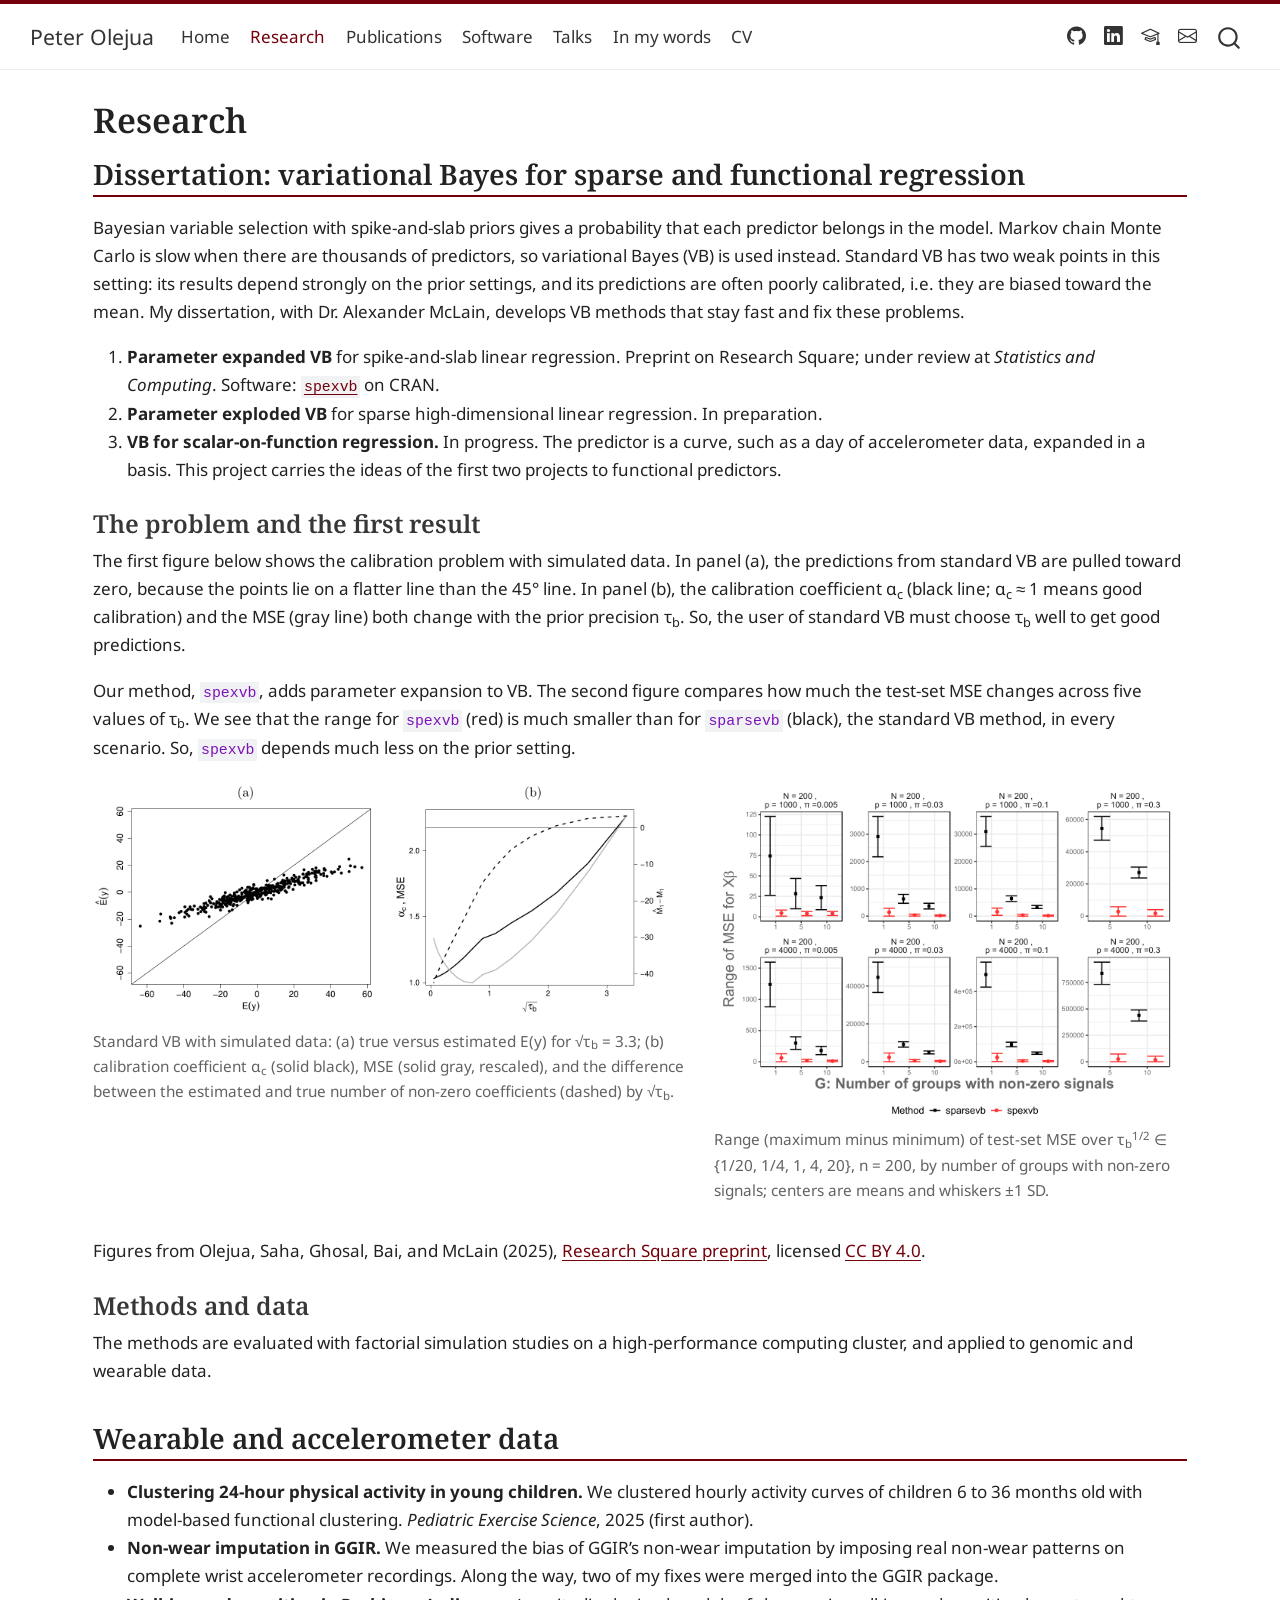
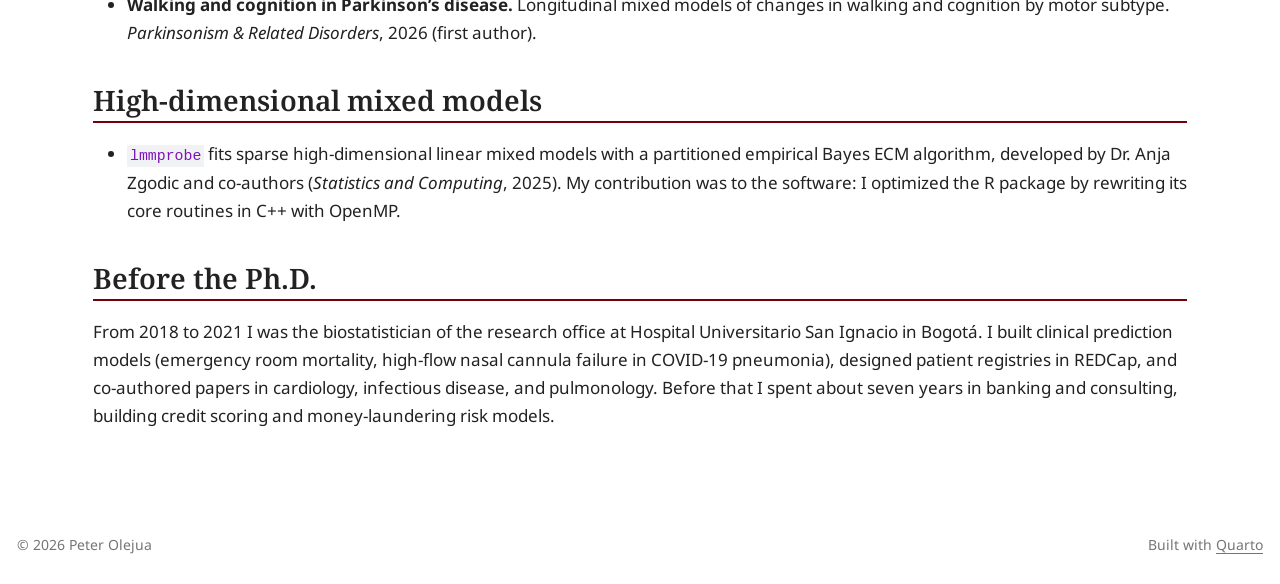
<file: docs/research.html>
<!DOCTYPE html>
<html xmlns="http://www.w3.org/1999/xhtml" lang="en" xml:lang="en"><head>

<meta charset="utf-8">
<meta name="generator" content="quarto-1.10.19">

<meta name="viewport" content="width=device-width, initial-scale=1.0, user-scalable=yes">


<title>Research – Peter Olejua</title>
<style>
/* Default styles provided by pandoc.
** See https://pandoc.org/MANUAL.html#variables-for-html for config info.
*/
span.smallcaps{font-variant: small-caps;}
div.columns{display: flex; gap: 1.5em;}
div.column{flex: auto;}
@media screen {
div.columns{gap: min(4vw, 1.5em);}
div.column{overflow-x: auto;}
}
div.hanging-indent{margin-left: 1.5em; text-indent: -1.5em;}
ul.task-list{list-style: none;}
ul.task-list li input[type="checkbox"] {
  width: 0.8em;
  margin: 0 0.8em 0.2em -1em; /* quarto-specific, see https://github.com/quarto-dev/quarto-cli/issues/4556 */ 
  vertical-align: middle;
}
</style>


<script src="site_libs/quarto-nav/quarto-nav.js"></script>
<script src="site_libs/quarto-nav/headroom.min.js"></script>
<script src="site_libs/clipboard/clipboard.min.js"></script>
<script src="site_libs/quarto-search/autocomplete.umd.js"></script>
<script src="site_libs/quarto-search/fuse.min.js"></script>
<script src="site_libs/quarto-search/quarto-search.js"></script>
<meta name="quarto:offset" content="./">
<script src="site_libs/quarto-html/quarto.js" type="module"></script>
<script src="site_libs/quarto-html/tabsets/tabsets.js" type="module"></script>
<script src="site_libs/quarto-html/popper.min.js"></script>
<script src="site_libs/quarto-html/tippy.umd.min.js"></script>
<script src="site_libs/quarto-html/anchor.min.js"></script>
<link href="site_libs/quarto-html/tippy.css" rel="stylesheet">
<link href="site_libs/quarto-html/quarto-syntax-highlighting-bf27225e3a48a9273f3daa8f8e829971.css" rel="stylesheet" id="quarto-text-highlighting-styles">
<script src="site_libs/bootstrap/bootstrap.min.js"></script>
<link href="site_libs/bootstrap/bootstrap-icons.css" rel="stylesheet">
<link href="site_libs/bootstrap/bootstrap-8802834b2892208c6f3ad287bbaaad03.min.css" rel="stylesheet" append-hash="true" id="quarto-bootstrap" data-mode="light">
<script id="quarto-search-options" type="application/json">{
  "location": "navbar",
  "copy-button": false,
  "collapse-after": 3,
  "panel-placement": "end",
  "type": "overlay",
  "limit": 50,
  "keyboard-shortcut": [
    "f",
    "/",
    "s"
  ],
  "show-item-context": false,
  "language": {
    "search-no-results-text": "No results",
    "search-matching-documents-text": "matching documents",
    "search-copy-link-title": "Copy link to search",
    "search-hide-matches-text": "Hide additional matches",
    "search-more-match-text": "more match in this document",
    "search-more-matches-text": "more matches in this document",
    "search-clear-button-title": "Clear",
    "search-text-placeholder": "",
    "search-detached-cancel-button-title": "Cancel",
    "search-submit-button-title": "Submit",
    "search-label": "Search"
  }
}</script>
<style>html{ scroll-behavior: smooth; }</style>


</head>

<body class="nav-fixed fullcontent quarto-light">

<div id="quarto-search-results"></div>
  <header id="quarto-header" class="headroom fixed-top">
    <nav class="navbar navbar-expand-lg " data-bs-theme="dark">
      <div class="navbar-container container-fluid">
      <div class="navbar-brand-container mx-auto">
    <a class="navbar-brand" href="./index.html">
    <span class="navbar-title">Peter Olejua</span>
    </a>
  </div>
            <div id="quarto-search" class="" title="Search"></div>
          <button class="navbar-toggler" type="button" data-bs-toggle="collapse" data-bs-target="#navbarCollapse" aria-controls="navbarCollapse" role="menu" aria-expanded="false" aria-label="Toggle navigation" onclick="if (window.quartoToggleHeadroom) { window.quartoToggleHeadroom(); }">
  <span class="navbar-toggler-icon"></span>
</button>
          <div class="collapse navbar-collapse" id="navbarCollapse">
            <ul class="navbar-nav navbar-nav-scroll me-auto">
  <li class="nav-item">
    <a class="nav-link" href="./index.html"> 
<span class="menu-text">Home</span></a>
  </li>  
  <li class="nav-item">
    <a class="nav-link active" href="./research.html" aria-current="page"> 
<span class="menu-text">Research</span></a>
  </li>  
  <li class="nav-item">
    <a class="nav-link" href="./publications.html"> 
<span class="menu-text">Publications</span></a>
  </li>  
  <li class="nav-item">
    <a class="nav-link" href="./software.html"> 
<span class="menu-text">Software</span></a>
  </li>  
  <li class="nav-item">
    <a class="nav-link" href="./talks.html"> 
<span class="menu-text">Talks</span></a>
  </li>  
  <li class="nav-item">
    <a class="nav-link" href="./story.html"> 
<span class="menu-text">In my words</span></a>
  </li>  
  <li class="nav-item">
    <a class="nav-link" href="./files/Olejua_CV.pdf"> 
<span class="menu-text">CV</span></a>
  </li>  
</ul>
            <ul class="navbar-nav navbar-nav-scroll ms-auto">
  <li class="nav-item compact">
    <a class="nav-link" href="https://github.com/peterolejua"> <i class="bi bi-github" role="img" aria-label="GitHub">
</i> 
<span class="menu-text"></span></a>
  </li>  
  <li class="nav-item compact">
    <a class="nav-link" href="https://www.linkedin.com/in/peterolejua/"> <i class="bi bi-linkedin" role="img" aria-label="LinkedIn">
</i> 
<span class="menu-text"></span></a>
  </li>  
  <li class="nav-item compact">
    <a class="nav-link" href="https://scholar.google.com/citations?user=GDKI_XwAAAAJ&amp;hl=en"> <i class="bi bi-mortarboard" role="img" aria-label="Google Scholar">
</i> 
<span class="menu-text"></span></a>
  </li>  
  <li class="nav-item compact">
    <a class="nav-link" href="mailto:polejua@email.sc.edu"> <i class="bi bi-envelope" role="img" aria-label="Email">
</i> 
<span class="menu-text"></span></a>
  </li>  
</ul>
          </div> <!-- /navcollapse -->
            <div class="quarto-navbar-tools">
</div>
      </div> <!-- /container-fluid -->
    </nav>
</header>
<!-- content -->
<div id="quarto-content" class="quarto-container page-columns page-rows-contents page-layout-article page-navbar">
<!-- sidebar -->
<!-- margin-sidebar -->
    
<!-- main -->
<main class="content" id="quarto-document-content">

<header id="title-block-header" class="quarto-title-block default">
<div class="quarto-title">
<h1 class="title">Research</h1>
</div>



<div class="quarto-title-meta">

    
  
    
  </div>
  


</header>


<section id="dissertation-variational-bayes-for-sparse-and-functional-regression" class="level2">
<h2 class="anchored" data-anchor-id="dissertation-variational-bayes-for-sparse-and-functional-regression">Dissertation: variational Bayes for sparse and functional regression</h2>
<p>Bayesian variable selection with spike-and-slab priors gives a probability that each predictor belongs in the model. Markov chain Monte Carlo is slow when there are thousands of predictors, so variational Bayes (VB) is used instead. Standard VB has two weak points in this setting: its results depend strongly on the prior settings, and its predictions are often poorly calibrated, i.e.&nbsp;they are biased toward the mean. My dissertation, with Dr.&nbsp;Alexander McLain, develops VB methods that stay fast and fix these problems.</p>
<ol type="1">
<li><strong>Parameter expanded VB</strong> for spike-and-slab linear regression. Preprint on Research Square; under review at <em>Statistics and Computing</em>. Software: <a href="./software.html"><code>spexvb</code></a> on CRAN.</li>
<li><strong>Parameter exploded VB</strong> for sparse high-dimensional linear regression. In preparation.</li>
<li><strong>VB for scalar-on-function regression.</strong> In progress. The predictor is a curve, such as a day of accelerometer data, expanded in a basis. This project carries the ideas of the first two projects to functional predictors.</li>
</ol>
<section id="the-problem-and-the-first-result" class="level3">
<h3 class="anchored" data-anchor-id="the-problem-and-the-first-result">The problem and the first result</h3>
<p>The first figure below shows the calibration problem with simulated data. In panel (a), the predictions from standard VB are pulled toward zero, because the points lie on a flatter line than the 45° line. In panel (b), the calibration coefficient α<sub>c</sub> (black line; α<sub>c</sub> ≈ 1 means good calibration) and the MSE (gray line) both change with the prior precision τ<sub>b</sub>. So, the user of standard VB must choose τ<sub>b</sub> well to get good predictions.</p>
<p>Our method, <code>spexvb</code>, adds parameter expansion to VB. The second figure compares how much the test-set MSE changes across five values of τ<sub>b</sub>. We see that the range for <code>spexvb</code> (red) is much smaller than for <code>sparsevb</code> (black), the standard VB method, in every scenario. So, <code>spexvb</code> depends much less on the prior setting.</p>
<div class="quarto-layout-panel" data-layout="[[56,44]]">
<div class="quarto-layout-row">
<div class="quarto-layout-cell" style="flex-basis: 56.0%;justify-content: flex-start;">
<div class="quarto-figure quarto-figure-center">
<figure class="figure">
<p><img src="images/pxvb_calibration.png" class="img-fluid figure-img" alt="Two panels. Left: estimated versus true expected outcome, with points on a line flatter than the diagonal. Right: calibration coefficient and MSE increasing with the square root of the prior precision."></p>
<figcaption>Standard VB with simulated data: (a) true versus estimated E(y) for √τ<sub>b</sub> = 3.3; (b) calibration coefficient α<sub>c</sub> (solid black), MSE (solid gray, rescaled), and the difference between the estimated and true number of non-zero coefficients (dashed) by √τ<sub>b</sub>.</figcaption>
</figure>
</div>
</div>
<div class="quarto-layout-cell" style="flex-basis: 44.0%;justify-content: flex-start;">
<div class="quarto-figure quarto-figure-center">
<figure class="figure">
<p><img src="images/pxvb_robustness.png" class="img-fluid figure-img" alt="Eight panels comparing sparsevb in black and spexvb in red. In every panel the red ranges are much smaller than the black ones."></p>
<figcaption>Range (maximum minus minimum) of test-set MSE over τ<sub>b</sub><sup>1/2</sup> ∈ {1/20, 1/4, 1, 4, 20}, n = 200, by number of groups with non-zero signals; centers are means and whiskers ±1 SD.</figcaption>
</figure>
</div>
</div>
</div>
</div>
<p>Figures from Olejua, Saha, Ghosal, Bai, and McLain (2025), <a href="https://doi.org/10.21203/rs.3.rs-7208847/v1">Research Square preprint</a>, licensed <a href="https://creativecommons.org/licenses/by/4.0/">CC BY 4.0</a>.</p>
</section>
<section id="methods-and-data" class="level3">
<h3 class="anchored" data-anchor-id="methods-and-data">Methods and data</h3>
<p>The methods are evaluated with factorial simulation studies on a high-performance computing cluster, and applied to genomic and wearable data.</p>
</section>
</section>
<section id="wearable-and-accelerometer-data" class="level2">
<h2 class="anchored" data-anchor-id="wearable-and-accelerometer-data">Wearable and accelerometer data</h2>
<ul>
<li><strong>Clustering 24-hour physical activity in young children.</strong> We clustered hourly activity curves of children 6 to 36 months old with model-based functional clustering. <em>Pediatric Exercise Science</em>, 2025 (first author).</li>
<li><strong>Non-wear imputation in GGIR.</strong> We measured the bias of GGIR’s non-wear imputation by imposing real non-wear patterns on complete wrist accelerometer recordings. Along the way, two of my fixes were merged into the GGIR package.</li>
<li><strong>Walking and cognition in Parkinson’s disease.</strong> Longitudinal mixed models of changes in walking and cognition by motor subtype. <em>Parkinsonism &amp; Related Disorders</em>, 2026 (first author).</li>
</ul>
</section>
<section id="high-dimensional-mixed-models" class="level2">
<h2 class="anchored" data-anchor-id="high-dimensional-mixed-models">High-dimensional mixed models</h2>
<ul>
<li><code>lmmprobe</code> fits sparse high-dimensional linear mixed models with a partitioned empirical Bayes ECM algorithm, developed by Dr.&nbsp;Anja Zgodic and co-authors (<em>Statistics and Computing</em>, 2025). My contribution was to the software: I optimized the R package by rewriting its core routines in C++ with OpenMP.</li>
</ul>
</section>
<section id="before-the-ph.d." class="level2">
<h2 class="anchored" data-anchor-id="before-the-ph.d.">Before the Ph.D.</h2>
<p>From 2018 to 2021 I was the biostatistician of the research office at Hospital Universitario San Ignacio in Bogotá. I built clinical prediction models (emergency room mortality, high-flow nasal cannula failure in COVID-19 pneumonia), designed patient registries in REDCap, and co-authored papers in cardiology, infectious disease, and pulmonology. Before that I spent about seven years in banking and consulting, building credit scoring and money-laundering risk models.</p>


</section>

</main> <!-- /main -->
<script id="quarto-html-after-body" type="application/javascript">
  window.document.addEventListener("DOMContentLoaded", function (event) {
    const icon = "";
    const anchorJS = new window.AnchorJS();
    anchorJS.options = {
      placement: 'right',
      icon: icon
    };
    anchorJS.add('.anchored');
    const isCodeAnnotation = (el) => {
      for (const clz of el.classList) {
        if (clz.startsWith('code-annotation-')) {                     
          return true;
        }
      }
      return false;
    }
    const onCopySuccess = function(e) {
      // button target
      const button = e.trigger;
      // don't keep focus
      button.blur();
      // flash "checked"
      button.classList.add('code-copy-button-checked');
      var currentTitle = button.getAttribute("title");
      button.setAttribute("title", "Copied!");
      let tooltip;
      if (window.bootstrap) {
        button.setAttribute("data-bs-toggle", "tooltip");
        button.setAttribute("data-bs-placement", "left");
        button.setAttribute("data-bs-title", "Copied!");
        tooltip = new bootstrap.Tooltip(button, 
          { trigger: "manual", 
            customClass: "code-copy-button-tooltip",
            offset: [0, -8]});
        tooltip.show();    
      }
      setTimeout(function() {
        if (tooltip) {
          tooltip.hide();
          button.removeAttribute("data-bs-title");
          button.removeAttribute("data-bs-toggle");
          button.removeAttribute("data-bs-placement");
        }
        button.setAttribute("title", currentTitle);
        button.classList.remove('code-copy-button-checked');
      }, 1000);
      // clear code selection
      e.clearSelection();
    }
    const getTextToCopy = function(trigger) {
      const outerScaffold = trigger.parentElement.cloneNode(true);
      const codeEl = outerScaffold.querySelector('code');
      for (const childEl of codeEl.children) {
        if (isCodeAnnotation(childEl)) {
          childEl.remove();
        }
      }
      return codeEl.innerText;
    }
    const clipboard = new window.ClipboardJS('.code-copy-button:not([data-in-quarto-modal])', {
      text: getTextToCopy
    });
    clipboard.on('success', onCopySuccess);
    if (window.document.getElementById('quarto-embedded-source-code-modal')) {
      const clipboardModal = new window.ClipboardJS('.code-copy-button[data-in-quarto-modal]', {
        text: getTextToCopy,
        container: window.document.getElementById('quarto-embedded-source-code-modal')
      });
      clipboardModal.on('success', onCopySuccess);
    }
      var localhostRegex = new RegExp(/^(?:http|https):\/\/localhost\:?[0-9]*\//);
      var mailtoRegex = new RegExp(/^mailto:/);
        var filterRegex = new RegExp("https:\/\/peterolejua\.github\.io");
      var isInternal = (href) => {
          return filterRegex.test(href) || localhostRegex.test(href) || mailtoRegex.test(href);
      }
      // Inspect non-navigation links and adorn them if external
     var links = window.document.querySelectorAll('a[href]:not(.nav-link):not(.navbar-brand):not(.toc-action):not(.sidebar-link):not(.sidebar-item-toggle):not(.pagination-link):not(.no-external):not([aria-hidden]):not(.dropdown-item):not(.quarto-navigation-tool):not(.about-link)');
      for (var i=0; i<links.length; i++) {
        const link = links[i];
        if (!isInternal(link.href)) {
          // undo the damage that might have been done by quarto-nav.js in the case of
          // links that we want to consider external
          if (link.dataset.originalHref !== undefined) {
            link.href = link.dataset.originalHref;
          }
            // target, if specified
            link.setAttribute("target", "_blank");
            if (link.getAttribute("rel") === null) {
              link.setAttribute("rel", "noopener");
            }
        }
      }
    function tippyHover(el, contentFn, onTriggerFn, onUntriggerFn) {
      const config = {
        allowHTML: true,
        maxWidth: 500,
        delay: 100,
        arrow: false,
        appendTo: function(el) {
            return el.parentElement;
        },
        interactive: true,
        interactiveBorder: 10,
        theme: 'quarto',
        placement: 'bottom-start',
      };
      if (contentFn) {
        config.content = contentFn;
      }
      if (onTriggerFn) {
        config.onTrigger = onTriggerFn;
      }
      if (onUntriggerFn) {
        config.onUntrigger = onUntriggerFn;
      }
      window.tippy(el, config); 
    }
    const noterefs = window.document.querySelectorAll('a[role="doc-noteref"]');
    for (var i=0; i<noterefs.length; i++) {
      const ref = noterefs[i];
      tippyHover(ref, function() {
        // use id or data attribute instead here
        let href = ref.getAttribute('data-footnote-href') || ref.getAttribute('href');
        try { href = new URL(href).hash; } catch {}
        const id = href.replace(/^#\/?/, "");
        const note = window.document.getElementById(id);
        if (note) {
          return note.innerHTML;
        } else {
          return "";
        }
      });
    }
    const xrefs = window.document.querySelectorAll('a.quarto-xref');
    const processXRef = (id, note) => {
      // Strip column container classes
      const stripColumnClz = (el) => {
        el.classList.remove("page-full", "page-columns");
        if (el.children) {
          for (const child of el.children) {
            stripColumnClz(child);
          }
        }
      }
      stripColumnClz(note)
      if (id === null || id.startsWith('sec-')) {
        // Special case sections, only their first couple elements
        const container = document.createElement("div");
        if (note.children && note.children.length > 2) {
          container.appendChild(note.children[0].cloneNode(true));
          for (let i = 1; i < note.children.length; i++) {
            const child = note.children[i];
            if (child.tagName === "P" && child.innerText === "") {
              continue;
            } else {
              container.appendChild(child.cloneNode(true));
              break;
            }
          }
          if (window.Quarto?.typesetMath) {
            window.Quarto.typesetMath(container);
          }
          return container.innerHTML
        } else {
          if (window.Quarto?.typesetMath) {
            window.Quarto.typesetMath(note);
          }
          return note.innerHTML;
        }
      } else {
        // Remove any anchor links if they are present
        const anchorLink = note.querySelector('a.anchorjs-link');
        if (anchorLink) {
          anchorLink.remove();
        }
        if (window.Quarto?.typesetMath) {
          window.Quarto.typesetMath(note);
        }
        if (note.classList.contains("callout")) {
          return note.outerHTML;
        } else {
          return note.innerHTML;
        }
      }
    }
    for (var i=0; i<xrefs.length; i++) {
      const xref = xrefs[i];
      tippyHover(xref, undefined, function(instance) {
        instance.disable();
        let url = xref.getAttribute('href');
        let hash = undefined; 
        if (url.startsWith('#')) {
          hash = url;
        } else {
          try { hash = new URL(url).hash; } catch {}
        }
        if (hash) {
          const id = hash.replace(/^#\/?/, "");
          const note = window.document.getElementById(id);
          if (note !== null) {
            try {
              const html = processXRef(id, note.cloneNode(true));
              instance.setContent(html);
            } finally {
              instance.enable();
              instance.show();
            }
          } else {
            // See if we can fetch this
            fetch(url.split('#')[0])
            .then(res => res.text())
            .then(html => {
              const parser = new DOMParser();
              const htmlDoc = parser.parseFromString(html, "text/html");
              const note = htmlDoc.getElementById(id);
              if (note !== null) {
                const html = processXRef(id, note);
                instance.setContent(html);
              } 
            }).finally(() => {
              instance.enable();
              instance.show();
            });
          }
        } else {
          // See if we can fetch a full url (with no hash to target)
          // This is a special case and we should probably do some content thinning / targeting
          fetch(url)
          .then(res => res.text())
          .then(html => {
            const parser = new DOMParser();
            const htmlDoc = parser.parseFromString(html, "text/html");
            const note = htmlDoc.querySelector('main.content');
            if (note !== null) {
              // This should only happen for chapter cross references
              // (since there is no id in the URL)
              // remove the first header
              if (note.children.length > 0 && note.children[0].tagName === "HEADER") {
                note.children[0].remove();
              }
              const html = processXRef(null, note);
              instance.setContent(html);
            } 
          }).finally(() => {
            instance.enable();
            instance.show();
          });
        }
      }, function(instance) {
      });
    }
        let selectedAnnoteEl;
        const selectorForAnnotation = ( cell, annotation) => {
          let cellAttr = 'data-code-cell="' + cell + '"';
          let lineAttr = 'data-code-annotation="' +  annotation + '"';
          const selector = 'span[' + cellAttr + '][' + lineAttr + ']';
          return selector;
        }
        const selectCodeLines = (annoteEl) => {
          const doc = window.document;
          const targetCell = annoteEl.getAttribute("data-target-cell");
          const targetAnnotation = annoteEl.getAttribute("data-target-annotation");
          const annoteSpan = window.document.querySelector(selectorForAnnotation(targetCell, targetAnnotation));
          const lines = annoteSpan.getAttribute("data-code-lines").split(",");
          const lineIds = lines.map((line) => {
            return targetCell + "-" + line;
          })
          let top = null;
          let height = null;
          let parent = null;
          if (lineIds.length > 0) {
              //compute the position of the single el (top and bottom and make a div)
              const el = window.document.getElementById(lineIds[0]);
              top = el.offsetTop;
              height = el.offsetHeight;
              parent = el.parentElement.parentElement;
            if (lineIds.length > 1) {
              const lastEl = window.document.getElementById(lineIds[lineIds.length - 1]);
              const bottom = lastEl.offsetTop + lastEl.offsetHeight;
              height = bottom - top;
            }
            if (top !== null && height !== null && parent !== null) {
              // cook up a div (if necessary) and position it 
              let div = window.document.getElementById("code-annotation-line-highlight");
              if (div === null) {
                div = window.document.createElement("div");
                div.setAttribute("id", "code-annotation-line-highlight");
                div.style.position = 'absolute';
                parent.appendChild(div);
              }
              div.style.top = top - 2 + "px";
              div.style.height = height + 4 + "px";
              div.style.left = 0;
              let gutterDiv = window.document.getElementById("code-annotation-line-highlight-gutter");
              if (gutterDiv === null) {
                gutterDiv = window.document.createElement("div");
                gutterDiv.setAttribute("id", "code-annotation-line-highlight-gutter");
                gutterDiv.style.position = 'absolute';
                const codeCell = window.document.getElementById(targetCell);
                const gutter = codeCell.querySelector('.code-annotation-gutter');
                gutter.appendChild(gutterDiv);
              }
              gutterDiv.style.top = top - 2 + "px";
              gutterDiv.style.height = height + 4 + "px";
            }
            selectedAnnoteEl = annoteEl;
          }
        };
        const unselectCodeLines = () => {
          const elementsIds = ["code-annotation-line-highlight", "code-annotation-line-highlight-gutter"];
          elementsIds.forEach((elId) => {
            const div = window.document.getElementById(elId);
            if (div) {
              div.remove();
            }
          });
          selectedAnnoteEl = undefined;
        };
          // Handle positioning of the toggle
      window.addEventListener(
        "resize",
        throttle(() => {
          elRect = undefined;
          if (selectedAnnoteEl) {
            selectCodeLines(selectedAnnoteEl);
          }
        }, 10)
      );
      function throttle(fn, ms) {
      let throttle = false;
      let timer;
        return (...args) => {
          if(!throttle) { // first call gets through
              fn.apply(this, args);
              throttle = true;
          } else { // all the others get throttled
              if(timer) clearTimeout(timer); // cancel #2
              timer = setTimeout(() => {
                fn.apply(this, args);
                timer = throttle = false;
              }, ms);
          }
        };
      }
        // Attach click handler to the DT
        const annoteDls = window.document.querySelectorAll('dt[data-target-cell]');
        for (const annoteDlNode of annoteDls) {
          annoteDlNode.addEventListener('click', (event) => {
            const clickedEl = event.target;
            if (clickedEl !== selectedAnnoteEl) {
              unselectCodeLines();
              const activeEl = window.document.querySelector('dt[data-target-cell].code-annotation-active');
              if (activeEl) {
                activeEl.classList.remove('code-annotation-active');
              }
              selectCodeLines(clickedEl);
              clickedEl.classList.add('code-annotation-active');
            } else {
              // Unselect the line
              unselectCodeLines();
              clickedEl.classList.remove('code-annotation-active');
            }
          });
        }
    const findCites = (el) => {
      const parentEl = el.parentElement;
      if (parentEl) {
        const cites = parentEl.dataset.cites;
        if (cites) {
          return {
            el,
            cites: cites.split(' ')
          };
        } else {
          return findCites(el.parentElement)
        }
      } else {
        return undefined;
      }
    };
    var bibliorefs = window.document.querySelectorAll('a[role="doc-biblioref"]');
    for (var i=0; i<bibliorefs.length; i++) {
      const ref = bibliorefs[i];
      const citeInfo = findCites(ref);
      if (citeInfo) {
        tippyHover(citeInfo.el, function() {
          var popup = window.document.createElement('div');
          citeInfo.cites.forEach(function(cite) {
            var citeDiv = window.document.createElement('div');
            citeDiv.classList.add('hanging-indent');
            citeDiv.classList.add('csl-entry');
            var biblioDiv = window.document.getElementById('ref-' + cite);
            if (biblioDiv) {
              citeDiv.innerHTML = biblioDiv.innerHTML;
            }
            popup.appendChild(citeDiv);
          });
          return popup.innerHTML;
        });
      }
    }
  });
  </script>
</div> <!-- /content -->
<footer class="footer">
  <div class="nav-footer">
    <div class="nav-footer-left">
<p>© 2026 Peter Olejua</p>
</div>   
    <div class="nav-footer-center">
      &nbsp;
    </div>
    <div class="nav-footer-right">
<p>Built with <a href="https://quarto.org">Quarto</a></p>
</div>
  </div>
</footer>




<script src="site_libs/quarto-html/zenscroll-min.js"></script>
</body></html>
</file>
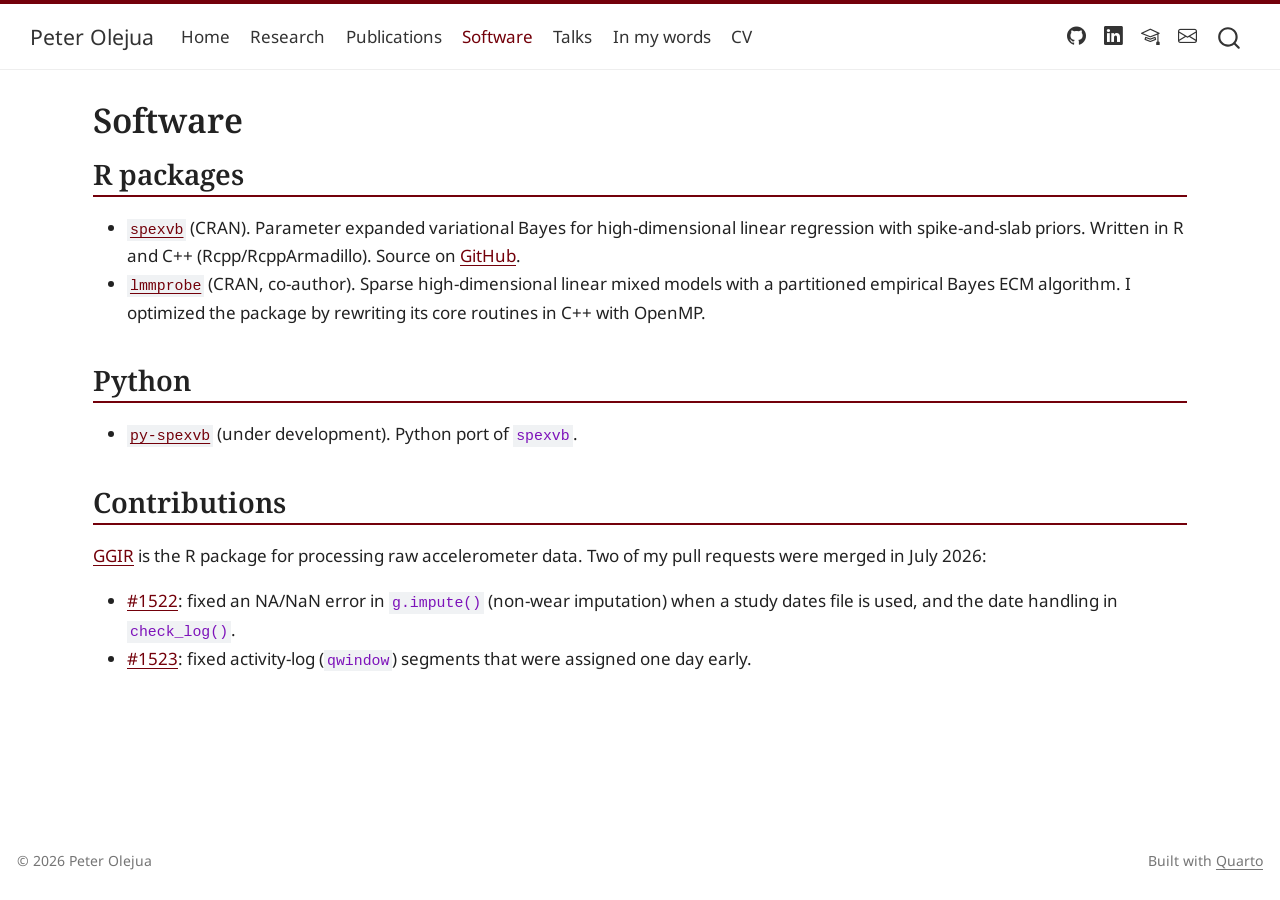
<file: docs/software.html>
<!DOCTYPE html>
<html xmlns="http://www.w3.org/1999/xhtml" lang="en" xml:lang="en"><head>

<meta charset="utf-8">
<meta name="generator" content="quarto-1.10.19">

<meta name="viewport" content="width=device-width, initial-scale=1.0, user-scalable=yes">


<title>Software – Peter Olejua</title>
<style>
/* Default styles provided by pandoc.
** See https://pandoc.org/MANUAL.html#variables-for-html for config info.
*/
span.smallcaps{font-variant: small-caps;}
div.columns{display: flex; gap: 1.5em;}
div.column{flex: auto;}
@media screen {
div.columns{gap: min(4vw, 1.5em);}
div.column{overflow-x: auto;}
}
div.hanging-indent{margin-left: 1.5em; text-indent: -1.5em;}
ul.task-list{list-style: none;}
ul.task-list li input[type="checkbox"] {
  width: 0.8em;
  margin: 0 0.8em 0.2em -1em; /* quarto-specific, see https://github.com/quarto-dev/quarto-cli/issues/4556 */ 
  vertical-align: middle;
}
</style>


<script src="site_libs/quarto-nav/quarto-nav.js"></script>
<script src="site_libs/quarto-nav/headroom.min.js"></script>
<script src="site_libs/clipboard/clipboard.min.js"></script>
<script src="site_libs/quarto-search/autocomplete.umd.js"></script>
<script src="site_libs/quarto-search/fuse.min.js"></script>
<script src="site_libs/quarto-search/quarto-search.js"></script>
<meta name="quarto:offset" content="./">
<script src="site_libs/quarto-html/quarto.js" type="module"></script>
<script src="site_libs/quarto-html/tabsets/tabsets.js" type="module"></script>
<script src="site_libs/quarto-html/popper.min.js"></script>
<script src="site_libs/quarto-html/tippy.umd.min.js"></script>
<script src="site_libs/quarto-html/anchor.min.js"></script>
<link href="site_libs/quarto-html/tippy.css" rel="stylesheet">
<link href="site_libs/quarto-html/quarto-syntax-highlighting-bf27225e3a48a9273f3daa8f8e829971.css" rel="stylesheet" id="quarto-text-highlighting-styles">
<script src="site_libs/bootstrap/bootstrap.min.js"></script>
<link href="site_libs/bootstrap/bootstrap-icons.css" rel="stylesheet">
<link href="site_libs/bootstrap/bootstrap-8802834b2892208c6f3ad287bbaaad03.min.css" rel="stylesheet" append-hash="true" id="quarto-bootstrap" data-mode="light">
<script id="quarto-search-options" type="application/json">{
  "location": "navbar",
  "copy-button": false,
  "collapse-after": 3,
  "panel-placement": "end",
  "type": "overlay",
  "limit": 50,
  "keyboard-shortcut": [
    "f",
    "/",
    "s"
  ],
  "show-item-context": false,
  "language": {
    "search-no-results-text": "No results",
    "search-matching-documents-text": "matching documents",
    "search-copy-link-title": "Copy link to search",
    "search-hide-matches-text": "Hide additional matches",
    "search-more-match-text": "more match in this document",
    "search-more-matches-text": "more matches in this document",
    "search-clear-button-title": "Clear",
    "search-text-placeholder": "",
    "search-detached-cancel-button-title": "Cancel",
    "search-submit-button-title": "Submit",
    "search-label": "Search"
  }
}</script>
<style>html{ scroll-behavior: smooth; }</style>


</head>

<body class="nav-fixed fullcontent quarto-light">

<div id="quarto-search-results"></div>
  <header id="quarto-header" class="headroom fixed-top">
    <nav class="navbar navbar-expand-lg " data-bs-theme="dark">
      <div class="navbar-container container-fluid">
      <div class="navbar-brand-container mx-auto">
    <a class="navbar-brand" href="./index.html">
    <span class="navbar-title">Peter Olejua</span>
    </a>
  </div>
            <div id="quarto-search" class="" title="Search"></div>
          <button class="navbar-toggler" type="button" data-bs-toggle="collapse" data-bs-target="#navbarCollapse" aria-controls="navbarCollapse" role="menu" aria-expanded="false" aria-label="Toggle navigation" onclick="if (window.quartoToggleHeadroom) { window.quartoToggleHeadroom(); }">
  <span class="navbar-toggler-icon"></span>
</button>
          <div class="collapse navbar-collapse" id="navbarCollapse">
            <ul class="navbar-nav navbar-nav-scroll me-auto">
  <li class="nav-item">
    <a class="nav-link" href="./index.html"> 
<span class="menu-text">Home</span></a>
  </li>  
  <li class="nav-item">
    <a class="nav-link" href="./research.html"> 
<span class="menu-text">Research</span></a>
  </li>  
  <li class="nav-item">
    <a class="nav-link" href="./publications.html"> 
<span class="menu-text">Publications</span></a>
  </li>  
  <li class="nav-item">
    <a class="nav-link active" href="./software.html" aria-current="page"> 
<span class="menu-text">Software</span></a>
  </li>  
  <li class="nav-item">
    <a class="nav-link" href="./talks.html"> 
<span class="menu-text">Talks</span></a>
  </li>  
  <li class="nav-item">
    <a class="nav-link" href="./story.html"> 
<span class="menu-text">In my words</span></a>
  </li>  
  <li class="nav-item">
    <a class="nav-link" href="./files/Olejua_CV.pdf"> 
<span class="menu-text">CV</span></a>
  </li>  
</ul>
            <ul class="navbar-nav navbar-nav-scroll ms-auto">
  <li class="nav-item compact">
    <a class="nav-link" href="https://github.com/peterolejua"> <i class="bi bi-github" role="img" aria-label="GitHub">
</i> 
<span class="menu-text"></span></a>
  </li>  
  <li class="nav-item compact">
    <a class="nav-link" href="https://www.linkedin.com/in/peterolejua/"> <i class="bi bi-linkedin" role="img" aria-label="LinkedIn">
</i> 
<span class="menu-text"></span></a>
  </li>  
  <li class="nav-item compact">
    <a class="nav-link" href="https://scholar.google.com/citations?user=GDKI_XwAAAAJ&amp;hl=en"> <i class="bi bi-mortarboard" role="img" aria-label="Google Scholar">
</i> 
<span class="menu-text"></span></a>
  </li>  
  <li class="nav-item compact">
    <a class="nav-link" href="mailto:polejua@email.sc.edu"> <i class="bi bi-envelope" role="img" aria-label="Email">
</i> 
<span class="menu-text"></span></a>
  </li>  
</ul>
          </div> <!-- /navcollapse -->
            <div class="quarto-navbar-tools">
</div>
      </div> <!-- /container-fluid -->
    </nav>
</header>
<!-- content -->
<div id="quarto-content" class="quarto-container page-columns page-rows-contents page-layout-article page-navbar">
<!-- sidebar -->
<!-- margin-sidebar -->
    
<!-- main -->
<main class="content" id="quarto-document-content">

<header id="title-block-header" class="quarto-title-block default">
<div class="quarto-title">
<h1 class="title">Software</h1>
</div>



<div class="quarto-title-meta">

    
  
    
  </div>
  


</header>


<section id="r-packages" class="level2">
<h2 class="anchored" data-anchor-id="r-packages">R packages</h2>
<ul>
<li><strong><a href="https://cran.r-project.org/package=spexvb"><code>spexvb</code></a></strong> (CRAN). Parameter expanded variational Bayes for high-dimensional linear regression with spike-and-slab priors. Written in R and C++ (Rcpp/RcppArmadillo). Source on <a href="https://github.com/peterolejua/spexvb">GitHub</a>.</li>
<li><strong><a href="https://cran.r-project.org/package=lmmprobe"><code>lmmprobe</code></a></strong> (CRAN, co-author). Sparse high-dimensional linear mixed models with a partitioned empirical Bayes ECM algorithm. I optimized the package by rewriting its core routines in C++ with OpenMP.</li>
</ul>
</section>
<section id="python" class="level2">
<h2 class="anchored" data-anchor-id="python">Python</h2>
<ul>
<li><strong><a href="https://github.com/peterolejua/py-spexvb"><code>py-spexvb</code></a></strong> (under development). Python port of <code>spexvb</code>.</li>
</ul>
</section>
<section id="contributions" class="level2">
<h2 class="anchored" data-anchor-id="contributions">Contributions</h2>
<p><strong><a href="https://github.com/wadpac/GGIR">GGIR</a></strong> is the R package for processing raw accelerometer data. Two of my pull requests were merged in July 2026:</p>
<ul>
<li><a href="https://github.com/wadpac/GGIR/pull/1522">#1522</a>: fixed an NA/NaN error in <code>g.impute()</code> (non-wear imputation) when a study dates file is used, and the date handling in <code>check_log()</code>.</li>
<li><a href="https://github.com/wadpac/GGIR/pull/1523">#1523</a>: fixed activity-log (<code>qwindow</code>) segments that were assigned one day early.</li>
</ul>


</section>

</main> <!-- /main -->
<script id="quarto-html-after-body" type="application/javascript">
  window.document.addEventListener("DOMContentLoaded", function (event) {
    const icon = "";
    const anchorJS = new window.AnchorJS();
    anchorJS.options = {
      placement: 'right',
      icon: icon
    };
    anchorJS.add('.anchored');
    const isCodeAnnotation = (el) => {
      for (const clz of el.classList) {
        if (clz.startsWith('code-annotation-')) {                     
          return true;
        }
      }
      return false;
    }
    const onCopySuccess = function(e) {
      // button target
      const button = e.trigger;
      // don't keep focus
      button.blur();
      // flash "checked"
      button.classList.add('code-copy-button-checked');
      var currentTitle = button.getAttribute("title");
      button.setAttribute("title", "Copied!");
      let tooltip;
      if (window.bootstrap) {
        button.setAttribute("data-bs-toggle", "tooltip");
        button.setAttribute("data-bs-placement", "left");
        button.setAttribute("data-bs-title", "Copied!");
        tooltip = new bootstrap.Tooltip(button, 
          { trigger: "manual", 
            customClass: "code-copy-button-tooltip",
            offset: [0, -8]});
        tooltip.show();    
      }
      setTimeout(function() {
        if (tooltip) {
          tooltip.hide();
          button.removeAttribute("data-bs-title");
          button.removeAttribute("data-bs-toggle");
          button.removeAttribute("data-bs-placement");
        }
        button.setAttribute("title", currentTitle);
        button.classList.remove('code-copy-button-checked');
      }, 1000);
      // clear code selection
      e.clearSelection();
    }
    const getTextToCopy = function(trigger) {
      const outerScaffold = trigger.parentElement.cloneNode(true);
      const codeEl = outerScaffold.querySelector('code');
      for (const childEl of codeEl.children) {
        if (isCodeAnnotation(childEl)) {
          childEl.remove();
        }
      }
      return codeEl.innerText;
    }
    const clipboard = new window.ClipboardJS('.code-copy-button:not([data-in-quarto-modal])', {
      text: getTextToCopy
    });
    clipboard.on('success', onCopySuccess);
    if (window.document.getElementById('quarto-embedded-source-code-modal')) {
      const clipboardModal = new window.ClipboardJS('.code-copy-button[data-in-quarto-modal]', {
        text: getTextToCopy,
        container: window.document.getElementById('quarto-embedded-source-code-modal')
      });
      clipboardModal.on('success', onCopySuccess);
    }
      var localhostRegex = new RegExp(/^(?:http|https):\/\/localhost\:?[0-9]*\//);
      var mailtoRegex = new RegExp(/^mailto:/);
        var filterRegex = new RegExp("https:\/\/peterolejua\.github\.io");
      var isInternal = (href) => {
          return filterRegex.test(href) || localhostRegex.test(href) || mailtoRegex.test(href);
      }
      // Inspect non-navigation links and adorn them if external
     var links = window.document.querySelectorAll('a[href]:not(.nav-link):not(.navbar-brand):not(.toc-action):not(.sidebar-link):not(.sidebar-item-toggle):not(.pagination-link):not(.no-external):not([aria-hidden]):not(.dropdown-item):not(.quarto-navigation-tool):not(.about-link)');
      for (var i=0; i<links.length; i++) {
        const link = links[i];
        if (!isInternal(link.href)) {
          // undo the damage that might have been done by quarto-nav.js in the case of
          // links that we want to consider external
          if (link.dataset.originalHref !== undefined) {
            link.href = link.dataset.originalHref;
          }
            // target, if specified
            link.setAttribute("target", "_blank");
            if (link.getAttribute("rel") === null) {
              link.setAttribute("rel", "noopener");
            }
        }
      }
    function tippyHover(el, contentFn, onTriggerFn, onUntriggerFn) {
      const config = {
        allowHTML: true,
        maxWidth: 500,
        delay: 100,
        arrow: false,
        appendTo: function(el) {
            return el.parentElement;
        },
        interactive: true,
        interactiveBorder: 10,
        theme: 'quarto',
        placement: 'bottom-start',
      };
      if (contentFn) {
        config.content = contentFn;
      }
      if (onTriggerFn) {
        config.onTrigger = onTriggerFn;
      }
      if (onUntriggerFn) {
        config.onUntrigger = onUntriggerFn;
      }
      window.tippy(el, config); 
    }
    const noterefs = window.document.querySelectorAll('a[role="doc-noteref"]');
    for (var i=0; i<noterefs.length; i++) {
      const ref = noterefs[i];
      tippyHover(ref, function() {
        // use id or data attribute instead here
        let href = ref.getAttribute('data-footnote-href') || ref.getAttribute('href');
        try { href = new URL(href).hash; } catch {}
        const id = href.replace(/^#\/?/, "");
        const note = window.document.getElementById(id);
        if (note) {
          return note.innerHTML;
        } else {
          return "";
        }
      });
    }
    const xrefs = window.document.querySelectorAll('a.quarto-xref');
    const processXRef = (id, note) => {
      // Strip column container classes
      const stripColumnClz = (el) => {
        el.classList.remove("page-full", "page-columns");
        if (el.children) {
          for (const child of el.children) {
            stripColumnClz(child);
          }
        }
      }
      stripColumnClz(note)
      if (id === null || id.startsWith('sec-')) {
        // Special case sections, only their first couple elements
        const container = document.createElement("div");
        if (note.children && note.children.length > 2) {
          container.appendChild(note.children[0].cloneNode(true));
          for (let i = 1; i < note.children.length; i++) {
            const child = note.children[i];
            if (child.tagName === "P" && child.innerText === "") {
              continue;
            } else {
              container.appendChild(child.cloneNode(true));
              break;
            }
          }
          if (window.Quarto?.typesetMath) {
            window.Quarto.typesetMath(container);
          }
          return container.innerHTML
        } else {
          if (window.Quarto?.typesetMath) {
            window.Quarto.typesetMath(note);
          }
          return note.innerHTML;
        }
      } else {
        // Remove any anchor links if they are present
        const anchorLink = note.querySelector('a.anchorjs-link');
        if (anchorLink) {
          anchorLink.remove();
        }
        if (window.Quarto?.typesetMath) {
          window.Quarto.typesetMath(note);
        }
        if (note.classList.contains("callout")) {
          return note.outerHTML;
        } else {
          return note.innerHTML;
        }
      }
    }
    for (var i=0; i<xrefs.length; i++) {
      const xref = xrefs[i];
      tippyHover(xref, undefined, function(instance) {
        instance.disable();
        let url = xref.getAttribute('href');
        let hash = undefined; 
        if (url.startsWith('#')) {
          hash = url;
        } else {
          try { hash = new URL(url).hash; } catch {}
        }
        if (hash) {
          const id = hash.replace(/^#\/?/, "");
          const note = window.document.getElementById(id);
          if (note !== null) {
            try {
              const html = processXRef(id, note.cloneNode(true));
              instance.setContent(html);
            } finally {
              instance.enable();
              instance.show();
            }
          } else {
            // See if we can fetch this
            fetch(url.split('#')[0])
            .then(res => res.text())
            .then(html => {
              const parser = new DOMParser();
              const htmlDoc = parser.parseFromString(html, "text/html");
              const note = htmlDoc.getElementById(id);
              if (note !== null) {
                const html = processXRef(id, note);
                instance.setContent(html);
              } 
            }).finally(() => {
              instance.enable();
              instance.show();
            });
          }
        } else {
          // See if we can fetch a full url (with no hash to target)
          // This is a special case and we should probably do some content thinning / targeting
          fetch(url)
          .then(res => res.text())
          .then(html => {
            const parser = new DOMParser();
            const htmlDoc = parser.parseFromString(html, "text/html");
            const note = htmlDoc.querySelector('main.content');
            if (note !== null) {
              // This should only happen for chapter cross references
              // (since there is no id in the URL)
              // remove the first header
              if (note.children.length > 0 && note.children[0].tagName === "HEADER") {
                note.children[0].remove();
              }
              const html = processXRef(null, note);
              instance.setContent(html);
            } 
          }).finally(() => {
            instance.enable();
            instance.show();
          });
        }
      }, function(instance) {
      });
    }
        let selectedAnnoteEl;
        const selectorForAnnotation = ( cell, annotation) => {
          let cellAttr = 'data-code-cell="' + cell + '"';
          let lineAttr = 'data-code-annotation="' +  annotation + '"';
          const selector = 'span[' + cellAttr + '][' + lineAttr + ']';
          return selector;
        }
        const selectCodeLines = (annoteEl) => {
          const doc = window.document;
          const targetCell = annoteEl.getAttribute("data-target-cell");
          const targetAnnotation = annoteEl.getAttribute("data-target-annotation");
          const annoteSpan = window.document.querySelector(selectorForAnnotation(targetCell, targetAnnotation));
          const lines = annoteSpan.getAttribute("data-code-lines").split(",");
          const lineIds = lines.map((line) => {
            return targetCell + "-" + line;
          })
          let top = null;
          let height = null;
          let parent = null;
          if (lineIds.length > 0) {
              //compute the position of the single el (top and bottom and make a div)
              const el = window.document.getElementById(lineIds[0]);
              top = el.offsetTop;
              height = el.offsetHeight;
              parent = el.parentElement.parentElement;
            if (lineIds.length > 1) {
              const lastEl = window.document.getElementById(lineIds[lineIds.length - 1]);
              const bottom = lastEl.offsetTop + lastEl.offsetHeight;
              height = bottom - top;
            }
            if (top !== null && height !== null && parent !== null) {
              // cook up a div (if necessary) and position it 
              let div = window.document.getElementById("code-annotation-line-highlight");
              if (div === null) {
                div = window.document.createElement("div");
                div.setAttribute("id", "code-annotation-line-highlight");
                div.style.position = 'absolute';
                parent.appendChild(div);
              }
              div.style.top = top - 2 + "px";
              div.style.height = height + 4 + "px";
              div.style.left = 0;
              let gutterDiv = window.document.getElementById("code-annotation-line-highlight-gutter");
              if (gutterDiv === null) {
                gutterDiv = window.document.createElement("div");
                gutterDiv.setAttribute("id", "code-annotation-line-highlight-gutter");
                gutterDiv.style.position = 'absolute';
                const codeCell = window.document.getElementById(targetCell);
                const gutter = codeCell.querySelector('.code-annotation-gutter');
                gutter.appendChild(gutterDiv);
              }
              gutterDiv.style.top = top - 2 + "px";
              gutterDiv.style.height = height + 4 + "px";
            }
            selectedAnnoteEl = annoteEl;
          }
        };
        const unselectCodeLines = () => {
          const elementsIds = ["code-annotation-line-highlight", "code-annotation-line-highlight-gutter"];
          elementsIds.forEach((elId) => {
            const div = window.document.getElementById(elId);
            if (div) {
              div.remove();
            }
          });
          selectedAnnoteEl = undefined;
        };
          // Handle positioning of the toggle
      window.addEventListener(
        "resize",
        throttle(() => {
          elRect = undefined;
          if (selectedAnnoteEl) {
            selectCodeLines(selectedAnnoteEl);
          }
        }, 10)
      );
      function throttle(fn, ms) {
      let throttle = false;
      let timer;
        return (...args) => {
          if(!throttle) { // first call gets through
              fn.apply(this, args);
              throttle = true;
          } else { // all the others get throttled
              if(timer) clearTimeout(timer); // cancel #2
              timer = setTimeout(() => {
                fn.apply(this, args);
                timer = throttle = false;
              }, ms);
          }
        };
      }
        // Attach click handler to the DT
        const annoteDls = window.document.querySelectorAll('dt[data-target-cell]');
        for (const annoteDlNode of annoteDls) {
          annoteDlNode.addEventListener('click', (event) => {
            const clickedEl = event.target;
            if (clickedEl !== selectedAnnoteEl) {
              unselectCodeLines();
              const activeEl = window.document.querySelector('dt[data-target-cell].code-annotation-active');
              if (activeEl) {
                activeEl.classList.remove('code-annotation-active');
              }
              selectCodeLines(clickedEl);
              clickedEl.classList.add('code-annotation-active');
            } else {
              // Unselect the line
              unselectCodeLines();
              clickedEl.classList.remove('code-annotation-active');
            }
          });
        }
    const findCites = (el) => {
      const parentEl = el.parentElement;
      if (parentEl) {
        const cites = parentEl.dataset.cites;
        if (cites) {
          return {
            el,
            cites: cites.split(' ')
          };
        } else {
          return findCites(el.parentElement)
        }
      } else {
        return undefined;
      }
    };
    var bibliorefs = window.document.querySelectorAll('a[role="doc-biblioref"]');
    for (var i=0; i<bibliorefs.length; i++) {
      const ref = bibliorefs[i];
      const citeInfo = findCites(ref);
      if (citeInfo) {
        tippyHover(citeInfo.el, function() {
          var popup = window.document.createElement('div');
          citeInfo.cites.forEach(function(cite) {
            var citeDiv = window.document.createElement('div');
            citeDiv.classList.add('hanging-indent');
            citeDiv.classList.add('csl-entry');
            var biblioDiv = window.document.getElementById('ref-' + cite);
            if (biblioDiv) {
              citeDiv.innerHTML = biblioDiv.innerHTML;
            }
            popup.appendChild(citeDiv);
          });
          return popup.innerHTML;
        });
      }
    }
  });
  </script>
</div> <!-- /content -->
<footer class="footer">
  <div class="nav-footer">
    <div class="nav-footer-left">
<p>© 2026 Peter Olejua</p>
</div>   
    <div class="nav-footer-center">
      &nbsp;
    </div>
    <div class="nav-footer-right">
<p>Built with <a href="https://quarto.org">Quarto</a></p>
</div>
  </div>
</footer>




<script src="site_libs/quarto-html/zenscroll-min.js"></script>
</body></html>
</file>
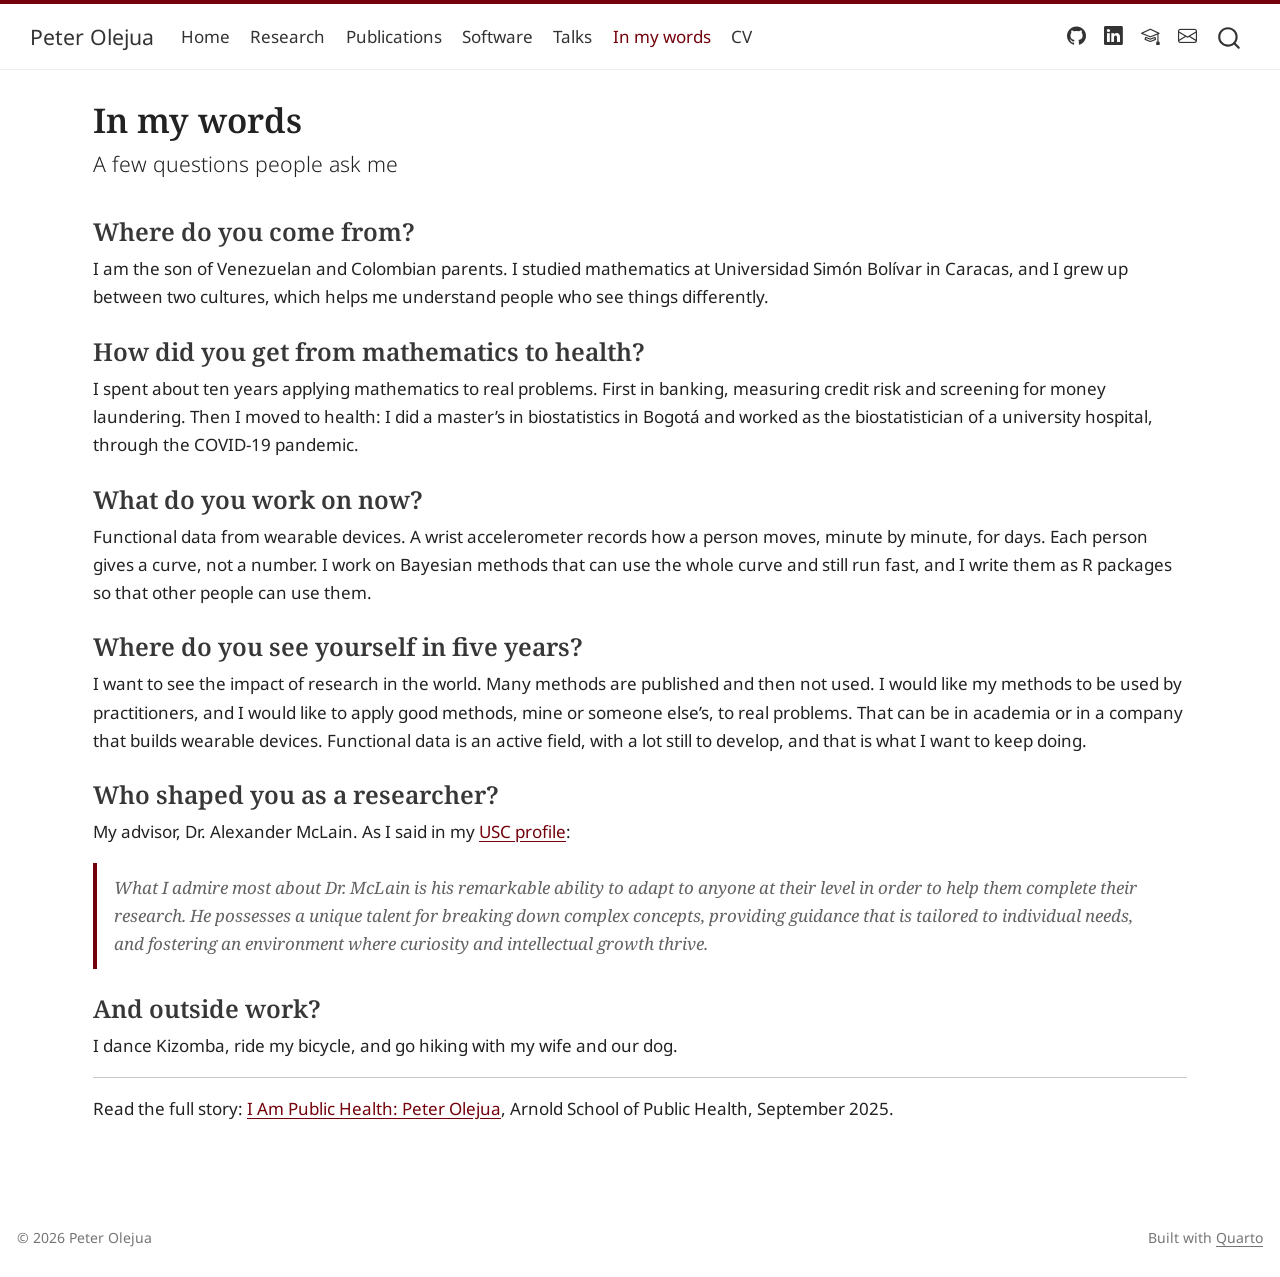
<file: docs/story.html>
<!DOCTYPE html>
<html xmlns="http://www.w3.org/1999/xhtml" lang="en" xml:lang="en"><head>

<meta charset="utf-8">
<meta name="generator" content="quarto-1.10.19">

<meta name="viewport" content="width=device-width, initial-scale=1.0, user-scalable=yes">


<title>In my words – Peter Olejua</title>
<style>
/* Default styles provided by pandoc.
** See https://pandoc.org/MANUAL.html#variables-for-html for config info.
*/
span.smallcaps{font-variant: small-caps;}
div.columns{display: flex; gap: 1.5em;}
div.column{flex: auto;}
@media screen {
div.columns{gap: min(4vw, 1.5em);}
div.column{overflow-x: auto;}
}
div.hanging-indent{margin-left: 1.5em; text-indent: -1.5em;}
ul.task-list{list-style: none;}
ul.task-list li input[type="checkbox"] {
  width: 0.8em;
  margin: 0 0.8em 0.2em -1em; /* quarto-specific, see https://github.com/quarto-dev/quarto-cli/issues/4556 */ 
  vertical-align: middle;
}
</style>


<script src="site_libs/quarto-nav/quarto-nav.js"></script>
<script src="site_libs/quarto-nav/headroom.min.js"></script>
<script src="site_libs/clipboard/clipboard.min.js"></script>
<script src="site_libs/quarto-search/autocomplete.umd.js"></script>
<script src="site_libs/quarto-search/fuse.min.js"></script>
<script src="site_libs/quarto-search/quarto-search.js"></script>
<meta name="quarto:offset" content="./">
<script src="site_libs/quarto-html/quarto.js" type="module"></script>
<script src="site_libs/quarto-html/tabsets/tabsets.js" type="module"></script>
<script src="site_libs/quarto-html/popper.min.js"></script>
<script src="site_libs/quarto-html/tippy.umd.min.js"></script>
<script src="site_libs/quarto-html/anchor.min.js"></script>
<link href="site_libs/quarto-html/tippy.css" rel="stylesheet">
<link href="site_libs/quarto-html/quarto-syntax-highlighting-bf27225e3a48a9273f3daa8f8e829971.css" rel="stylesheet" id="quarto-text-highlighting-styles">
<script src="site_libs/bootstrap/bootstrap.min.js"></script>
<link href="site_libs/bootstrap/bootstrap-icons.css" rel="stylesheet">
<link href="site_libs/bootstrap/bootstrap-8802834b2892208c6f3ad287bbaaad03.min.css" rel="stylesheet" append-hash="true" id="quarto-bootstrap" data-mode="light">
<script id="quarto-search-options" type="application/json">{
  "location": "navbar",
  "copy-button": false,
  "collapse-after": 3,
  "panel-placement": "end",
  "type": "overlay",
  "limit": 50,
  "keyboard-shortcut": [
    "f",
    "/",
    "s"
  ],
  "show-item-context": false,
  "language": {
    "search-no-results-text": "No results",
    "search-matching-documents-text": "matching documents",
    "search-copy-link-title": "Copy link to search",
    "search-hide-matches-text": "Hide additional matches",
    "search-more-match-text": "more match in this document",
    "search-more-matches-text": "more matches in this document",
    "search-clear-button-title": "Clear",
    "search-text-placeholder": "",
    "search-detached-cancel-button-title": "Cancel",
    "search-submit-button-title": "Submit",
    "search-label": "Search"
  }
}</script>
<style>html{ scroll-behavior: smooth; }</style>


</head>

<body class="nav-fixed fullcontent quarto-light">

<div id="quarto-search-results"></div>
  <header id="quarto-header" class="headroom fixed-top">
    <nav class="navbar navbar-expand-lg " data-bs-theme="dark">
      <div class="navbar-container container-fluid">
      <div class="navbar-brand-container mx-auto">
    <a class="navbar-brand" href="./index.html">
    <span class="navbar-title">Peter Olejua</span>
    </a>
  </div>
            <div id="quarto-search" class="" title="Search"></div>
          <button class="navbar-toggler" type="button" data-bs-toggle="collapse" data-bs-target="#navbarCollapse" aria-controls="navbarCollapse" role="menu" aria-expanded="false" aria-label="Toggle navigation" onclick="if (window.quartoToggleHeadroom) { window.quartoToggleHeadroom(); }">
  <span class="navbar-toggler-icon"></span>
</button>
          <div class="collapse navbar-collapse" id="navbarCollapse">
            <ul class="navbar-nav navbar-nav-scroll me-auto">
  <li class="nav-item">
    <a class="nav-link" href="./index.html"> 
<span class="menu-text">Home</span></a>
  </li>  
  <li class="nav-item">
    <a class="nav-link" href="./research.html"> 
<span class="menu-text">Research</span></a>
  </li>  
  <li class="nav-item">
    <a class="nav-link" href="./publications.html"> 
<span class="menu-text">Publications</span></a>
  </li>  
  <li class="nav-item">
    <a class="nav-link" href="./software.html"> 
<span class="menu-text">Software</span></a>
  </li>  
  <li class="nav-item">
    <a class="nav-link" href="./talks.html"> 
<span class="menu-text">Talks</span></a>
  </li>  
  <li class="nav-item">
    <a class="nav-link active" href="./story.html" aria-current="page"> 
<span class="menu-text">In my words</span></a>
  </li>  
  <li class="nav-item">
    <a class="nav-link" href="./files/Olejua_CV.pdf"> 
<span class="menu-text">CV</span></a>
  </li>  
</ul>
            <ul class="navbar-nav navbar-nav-scroll ms-auto">
  <li class="nav-item compact">
    <a class="nav-link" href="https://github.com/peterolejua"> <i class="bi bi-github" role="img" aria-label="GitHub">
</i> 
<span class="menu-text"></span></a>
  </li>  
  <li class="nav-item compact">
    <a class="nav-link" href="https://www.linkedin.com/in/peterolejua/"> <i class="bi bi-linkedin" role="img" aria-label="LinkedIn">
</i> 
<span class="menu-text"></span></a>
  </li>  
  <li class="nav-item compact">
    <a class="nav-link" href="https://scholar.google.com/citations?user=GDKI_XwAAAAJ&amp;hl=en"> <i class="bi bi-mortarboard" role="img" aria-label="Google Scholar">
</i> 
<span class="menu-text"></span></a>
  </li>  
  <li class="nav-item compact">
    <a class="nav-link" href="mailto:polejua@email.sc.edu"> <i class="bi bi-envelope" role="img" aria-label="Email">
</i> 
<span class="menu-text"></span></a>
  </li>  
</ul>
          </div> <!-- /navcollapse -->
            <div class="quarto-navbar-tools">
</div>
      </div> <!-- /container-fluid -->
    </nav>
</header>
<!-- content -->
<div id="quarto-content" class="quarto-container page-columns page-rows-contents page-layout-article page-navbar">
<!-- sidebar -->
<!-- margin-sidebar -->
    
<!-- main -->
<main class="content" id="quarto-document-content">

<header id="title-block-header" class="quarto-title-block default">
<div class="quarto-title">
<h1 class="title">In my words</h1>
<p class="subtitle lead">A few questions people ask me</p>
</div>



<div class="quarto-title-meta">

    
  
    
  </div>
  


</header>


<section id="where-do-you-come-from" class="level3">
<h3 class="anchored" data-anchor-id="where-do-you-come-from">Where do you come from?</h3>
<p>I am the son of Venezuelan and Colombian parents. I studied mathematics at Universidad Simón Bolívar in Caracas, and I grew up between two cultures, which helps me understand people who see things differently.</p>
</section>
<section id="how-did-you-get-from-mathematics-to-health" class="level3">
<h3 class="anchored" data-anchor-id="how-did-you-get-from-mathematics-to-health">How did you get from mathematics to health?</h3>
<p>I spent about ten years applying mathematics to real problems. First in banking, measuring credit risk and screening for money laundering. Then I moved to health: I did a master’s in biostatistics in Bogotá and worked as the biostatistician of a university hospital, through the COVID-19 pandemic.</p>
</section>
<section id="what-do-you-work-on-now" class="level3">
<h3 class="anchored" data-anchor-id="what-do-you-work-on-now">What do you work on now?</h3>
<p>Functional data from wearable devices. A wrist accelerometer records how a person moves, minute by minute, for days. Each person gives a curve, not a number. I work on Bayesian methods that can use the whole curve and still run fast, and I write them as R packages so that other people can use them.</p>
</section>
<section id="where-do-you-see-yourself-in-five-years" class="level3">
<h3 class="anchored" data-anchor-id="where-do-you-see-yourself-in-five-years">Where do you see yourself in five years?</h3>
<p>I want to see the impact of research in the world. Many methods are published and then not used. I would like my methods to be used by practitioners, and I would like to apply good methods, mine or someone else’s, to real problems. That can be in academia or in a company that builds wearable devices. Functional data is an active field, with a lot still to develop, and that is what I want to keep doing.</p>
</section>
<section id="who-shaped-you-as-a-researcher" class="level3">
<h3 class="anchored" data-anchor-id="who-shaped-you-as-a-researcher">Who shaped you as a researcher?</h3>
<p>My advisor, Dr.&nbsp;Alexander McLain. As I said in my <a href="https://www.sc.edu/study/colleges_schools/public_health/about/news/2025/iampublichealth_olejua_bios.php">USC profile</a>:</p>
<blockquote class="blockquote">
<p>What I admire most about Dr.&nbsp;McLain is his remarkable ability to adapt to anyone at their level in order to help them complete their research. He possesses a unique talent for breaking down complex concepts, providing guidance that is tailored to individual needs, and fostering an environment where curiosity and intellectual growth thrive.</p>
</blockquote>
</section>
<section id="and-outside-work" class="level3">
<h3 class="anchored" data-anchor-id="and-outside-work">And outside work?</h3>
<p>I dance Kizomba, ride my bicycle, and go hiking with my wife and our dog.</p>
<hr>
<p>Read the full story: <a href="https://www.sc.edu/study/colleges_schools/public_health/about/news/2025/iampublichealth_olejua_bios.php">I Am Public Health: Peter Olejua</a>, Arnold School of Public Health, September 2025.</p>


</section>

</main> <!-- /main -->
<script id="quarto-html-after-body" type="application/javascript">
  window.document.addEventListener("DOMContentLoaded", function (event) {
    const icon = "";
    const anchorJS = new window.AnchorJS();
    anchorJS.options = {
      placement: 'right',
      icon: icon
    };
    anchorJS.add('.anchored');
    const isCodeAnnotation = (el) => {
      for (const clz of el.classList) {
        if (clz.startsWith('code-annotation-')) {                     
          return true;
        }
      }
      return false;
    }
    const onCopySuccess = function(e) {
      // button target
      const button = e.trigger;
      // don't keep focus
      button.blur();
      // flash "checked"
      button.classList.add('code-copy-button-checked');
      var currentTitle = button.getAttribute("title");
      button.setAttribute("title", "Copied!");
      let tooltip;
      if (window.bootstrap) {
        button.setAttribute("data-bs-toggle", "tooltip");
        button.setAttribute("data-bs-placement", "left");
        button.setAttribute("data-bs-title", "Copied!");
        tooltip = new bootstrap.Tooltip(button, 
          { trigger: "manual", 
            customClass: "code-copy-button-tooltip",
            offset: [0, -8]});
        tooltip.show();    
      }
      setTimeout(function() {
        if (tooltip) {
          tooltip.hide();
          button.removeAttribute("data-bs-title");
          button.removeAttribute("data-bs-toggle");
          button.removeAttribute("data-bs-placement");
        }
        button.setAttribute("title", currentTitle);
        button.classList.remove('code-copy-button-checked');
      }, 1000);
      // clear code selection
      e.clearSelection();
    }
    const getTextToCopy = function(trigger) {
      const outerScaffold = trigger.parentElement.cloneNode(true);
      const codeEl = outerScaffold.querySelector('code');
      for (const childEl of codeEl.children) {
        if (isCodeAnnotation(childEl)) {
          childEl.remove();
        }
      }
      return codeEl.innerText;
    }
    const clipboard = new window.ClipboardJS('.code-copy-button:not([data-in-quarto-modal])', {
      text: getTextToCopy
    });
    clipboard.on('success', onCopySuccess);
    if (window.document.getElementById('quarto-embedded-source-code-modal')) {
      const clipboardModal = new window.ClipboardJS('.code-copy-button[data-in-quarto-modal]', {
        text: getTextToCopy,
        container: window.document.getElementById('quarto-embedded-source-code-modal')
      });
      clipboardModal.on('success', onCopySuccess);
    }
      var localhostRegex = new RegExp(/^(?:http|https):\/\/localhost\:?[0-9]*\//);
      var mailtoRegex = new RegExp(/^mailto:/);
        var filterRegex = new RegExp("https:\/\/peterolejua\.github\.io");
      var isInternal = (href) => {
          return filterRegex.test(href) || localhostRegex.test(href) || mailtoRegex.test(href);
      }
      // Inspect non-navigation links and adorn them if external
     var links = window.document.querySelectorAll('a[href]:not(.nav-link):not(.navbar-brand):not(.toc-action):not(.sidebar-link):not(.sidebar-item-toggle):not(.pagination-link):not(.no-external):not([aria-hidden]):not(.dropdown-item):not(.quarto-navigation-tool):not(.about-link)');
      for (var i=0; i<links.length; i++) {
        const link = links[i];
        if (!isInternal(link.href)) {
          // undo the damage that might have been done by quarto-nav.js in the case of
          // links that we want to consider external
          if (link.dataset.originalHref !== undefined) {
            link.href = link.dataset.originalHref;
          }
            // target, if specified
            link.setAttribute("target", "_blank");
            if (link.getAttribute("rel") === null) {
              link.setAttribute("rel", "noopener");
            }
        }
      }
    function tippyHover(el, contentFn, onTriggerFn, onUntriggerFn) {
      const config = {
        allowHTML: true,
        maxWidth: 500,
        delay: 100,
        arrow: false,
        appendTo: function(el) {
            return el.parentElement;
        },
        interactive: true,
        interactiveBorder: 10,
        theme: 'quarto',
        placement: 'bottom-start',
      };
      if (contentFn) {
        config.content = contentFn;
      }
      if (onTriggerFn) {
        config.onTrigger = onTriggerFn;
      }
      if (onUntriggerFn) {
        config.onUntrigger = onUntriggerFn;
      }
      window.tippy(el, config); 
    }
    const noterefs = window.document.querySelectorAll('a[role="doc-noteref"]');
    for (var i=0; i<noterefs.length; i++) {
      const ref = noterefs[i];
      tippyHover(ref, function() {
        // use id or data attribute instead here
        let href = ref.getAttribute('data-footnote-href') || ref.getAttribute('href');
        try { href = new URL(href).hash; } catch {}
        const id = href.replace(/^#\/?/, "");
        const note = window.document.getElementById(id);
        if (note) {
          return note.innerHTML;
        } else {
          return "";
        }
      });
    }
    const xrefs = window.document.querySelectorAll('a.quarto-xref');
    const processXRef = (id, note) => {
      // Strip column container classes
      const stripColumnClz = (el) => {
        el.classList.remove("page-full", "page-columns");
        if (el.children) {
          for (const child of el.children) {
            stripColumnClz(child);
          }
        }
      }
      stripColumnClz(note)
      if (id === null || id.startsWith('sec-')) {
        // Special case sections, only their first couple elements
        const container = document.createElement("div");
        if (note.children && note.children.length > 2) {
          container.appendChild(note.children[0].cloneNode(true));
          for (let i = 1; i < note.children.length; i++) {
            const child = note.children[i];
            if (child.tagName === "P" && child.innerText === "") {
              continue;
            } else {
              container.appendChild(child.cloneNode(true));
              break;
            }
          }
          if (window.Quarto?.typesetMath) {
            window.Quarto.typesetMath(container);
          }
          return container.innerHTML
        } else {
          if (window.Quarto?.typesetMath) {
            window.Quarto.typesetMath(note);
          }
          return note.innerHTML;
        }
      } else {
        // Remove any anchor links if they are present
        const anchorLink = note.querySelector('a.anchorjs-link');
        if (anchorLink) {
          anchorLink.remove();
        }
        if (window.Quarto?.typesetMath) {
          window.Quarto.typesetMath(note);
        }
        if (note.classList.contains("callout")) {
          return note.outerHTML;
        } else {
          return note.innerHTML;
        }
      }
    }
    for (var i=0; i<xrefs.length; i++) {
      const xref = xrefs[i];
      tippyHover(xref, undefined, function(instance) {
        instance.disable();
        let url = xref.getAttribute('href');
        let hash = undefined; 
        if (url.startsWith('#')) {
          hash = url;
        } else {
          try { hash = new URL(url).hash; } catch {}
        }
        if (hash) {
          const id = hash.replace(/^#\/?/, "");
          const note = window.document.getElementById(id);
          if (note !== null) {
            try {
              const html = processXRef(id, note.cloneNode(true));
              instance.setContent(html);
            } finally {
              instance.enable();
              instance.show();
            }
          } else {
            // See if we can fetch this
            fetch(url.split('#')[0])
            .then(res => res.text())
            .then(html => {
              const parser = new DOMParser();
              const htmlDoc = parser.parseFromString(html, "text/html");
              const note = htmlDoc.getElementById(id);
              if (note !== null) {
                const html = processXRef(id, note);
                instance.setContent(html);
              } 
            }).finally(() => {
              instance.enable();
              instance.show();
            });
          }
        } else {
          // See if we can fetch a full url (with no hash to target)
          // This is a special case and we should probably do some content thinning / targeting
          fetch(url)
          .then(res => res.text())
          .then(html => {
            const parser = new DOMParser();
            const htmlDoc = parser.parseFromString(html, "text/html");
            const note = htmlDoc.querySelector('main.content');
            if (note !== null) {
              // This should only happen for chapter cross references
              // (since there is no id in the URL)
              // remove the first header
              if (note.children.length > 0 && note.children[0].tagName === "HEADER") {
                note.children[0].remove();
              }
              const html = processXRef(null, note);
              instance.setContent(html);
            } 
          }).finally(() => {
            instance.enable();
            instance.show();
          });
        }
      }, function(instance) {
      });
    }
        let selectedAnnoteEl;
        const selectorForAnnotation = ( cell, annotation) => {
          let cellAttr = 'data-code-cell="' + cell + '"';
          let lineAttr = 'data-code-annotation="' +  annotation + '"';
          const selector = 'span[' + cellAttr + '][' + lineAttr + ']';
          return selector;
        }
        const selectCodeLines = (annoteEl) => {
          const doc = window.document;
          const targetCell = annoteEl.getAttribute("data-target-cell");
          const targetAnnotation = annoteEl.getAttribute("data-target-annotation");
          const annoteSpan = window.document.querySelector(selectorForAnnotation(targetCell, targetAnnotation));
          const lines = annoteSpan.getAttribute("data-code-lines").split(",");
          const lineIds = lines.map((line) => {
            return targetCell + "-" + line;
          })
          let top = null;
          let height = null;
          let parent = null;
          if (lineIds.length > 0) {
              //compute the position of the single el (top and bottom and make a div)
              const el = window.document.getElementById(lineIds[0]);
              top = el.offsetTop;
              height = el.offsetHeight;
              parent = el.parentElement.parentElement;
            if (lineIds.length > 1) {
              const lastEl = window.document.getElementById(lineIds[lineIds.length - 1]);
              const bottom = lastEl.offsetTop + lastEl.offsetHeight;
              height = bottom - top;
            }
            if (top !== null && height !== null && parent !== null) {
              // cook up a div (if necessary) and position it 
              let div = window.document.getElementById("code-annotation-line-highlight");
              if (div === null) {
                div = window.document.createElement("div");
                div.setAttribute("id", "code-annotation-line-highlight");
                div.style.position = 'absolute';
                parent.appendChild(div);
              }
              div.style.top = top - 2 + "px";
              div.style.height = height + 4 + "px";
              div.style.left = 0;
              let gutterDiv = window.document.getElementById("code-annotation-line-highlight-gutter");
              if (gutterDiv === null) {
                gutterDiv = window.document.createElement("div");
                gutterDiv.setAttribute("id", "code-annotation-line-highlight-gutter");
                gutterDiv.style.position = 'absolute';
                const codeCell = window.document.getElementById(targetCell);
                const gutter = codeCell.querySelector('.code-annotation-gutter');
                gutter.appendChild(gutterDiv);
              }
              gutterDiv.style.top = top - 2 + "px";
              gutterDiv.style.height = height + 4 + "px";
            }
            selectedAnnoteEl = annoteEl;
          }
        };
        const unselectCodeLines = () => {
          const elementsIds = ["code-annotation-line-highlight", "code-annotation-line-highlight-gutter"];
          elementsIds.forEach((elId) => {
            const div = window.document.getElementById(elId);
            if (div) {
              div.remove();
            }
          });
          selectedAnnoteEl = undefined;
        };
          // Handle positioning of the toggle
      window.addEventListener(
        "resize",
        throttle(() => {
          elRect = undefined;
          if (selectedAnnoteEl) {
            selectCodeLines(selectedAnnoteEl);
          }
        }, 10)
      );
      function throttle(fn, ms) {
      let throttle = false;
      let timer;
        return (...args) => {
          if(!throttle) { // first call gets through
              fn.apply(this, args);
              throttle = true;
          } else { // all the others get throttled
              if(timer) clearTimeout(timer); // cancel #2
              timer = setTimeout(() => {
                fn.apply(this, args);
                timer = throttle = false;
              }, ms);
          }
        };
      }
        // Attach click handler to the DT
        const annoteDls = window.document.querySelectorAll('dt[data-target-cell]');
        for (const annoteDlNode of annoteDls) {
          annoteDlNode.addEventListener('click', (event) => {
            const clickedEl = event.target;
            if (clickedEl !== selectedAnnoteEl) {
              unselectCodeLines();
              const activeEl = window.document.querySelector('dt[data-target-cell].code-annotation-active');
              if (activeEl) {
                activeEl.classList.remove('code-annotation-active');
              }
              selectCodeLines(clickedEl);
              clickedEl.classList.add('code-annotation-active');
            } else {
              // Unselect the line
              unselectCodeLines();
              clickedEl.classList.remove('code-annotation-active');
            }
          });
        }
    const findCites = (el) => {
      const parentEl = el.parentElement;
      if (parentEl) {
        const cites = parentEl.dataset.cites;
        if (cites) {
          return {
            el,
            cites: cites.split(' ')
          };
        } else {
          return findCites(el.parentElement)
        }
      } else {
        return undefined;
      }
    };
    var bibliorefs = window.document.querySelectorAll('a[role="doc-biblioref"]');
    for (var i=0; i<bibliorefs.length; i++) {
      const ref = bibliorefs[i];
      const citeInfo = findCites(ref);
      if (citeInfo) {
        tippyHover(citeInfo.el, function() {
          var popup = window.document.createElement('div');
          citeInfo.cites.forEach(function(cite) {
            var citeDiv = window.document.createElement('div');
            citeDiv.classList.add('hanging-indent');
            citeDiv.classList.add('csl-entry');
            var biblioDiv = window.document.getElementById('ref-' + cite);
            if (biblioDiv) {
              citeDiv.innerHTML = biblioDiv.innerHTML;
            }
            popup.appendChild(citeDiv);
          });
          return popup.innerHTML;
        });
      }
    }
  });
  </script>
</div> <!-- /content -->
<footer class="footer">
  <div class="nav-footer">
    <div class="nav-footer-left">
<p>© 2026 Peter Olejua</p>
</div>   
    <div class="nav-footer-center">
      &nbsp;
    </div>
    <div class="nav-footer-right">
<p>Built with <a href="https://quarto.org">Quarto</a></p>
</div>
  </div>
</footer>




<script src="site_libs/quarto-html/zenscroll-min.js"></script>
</body></html>
</file>
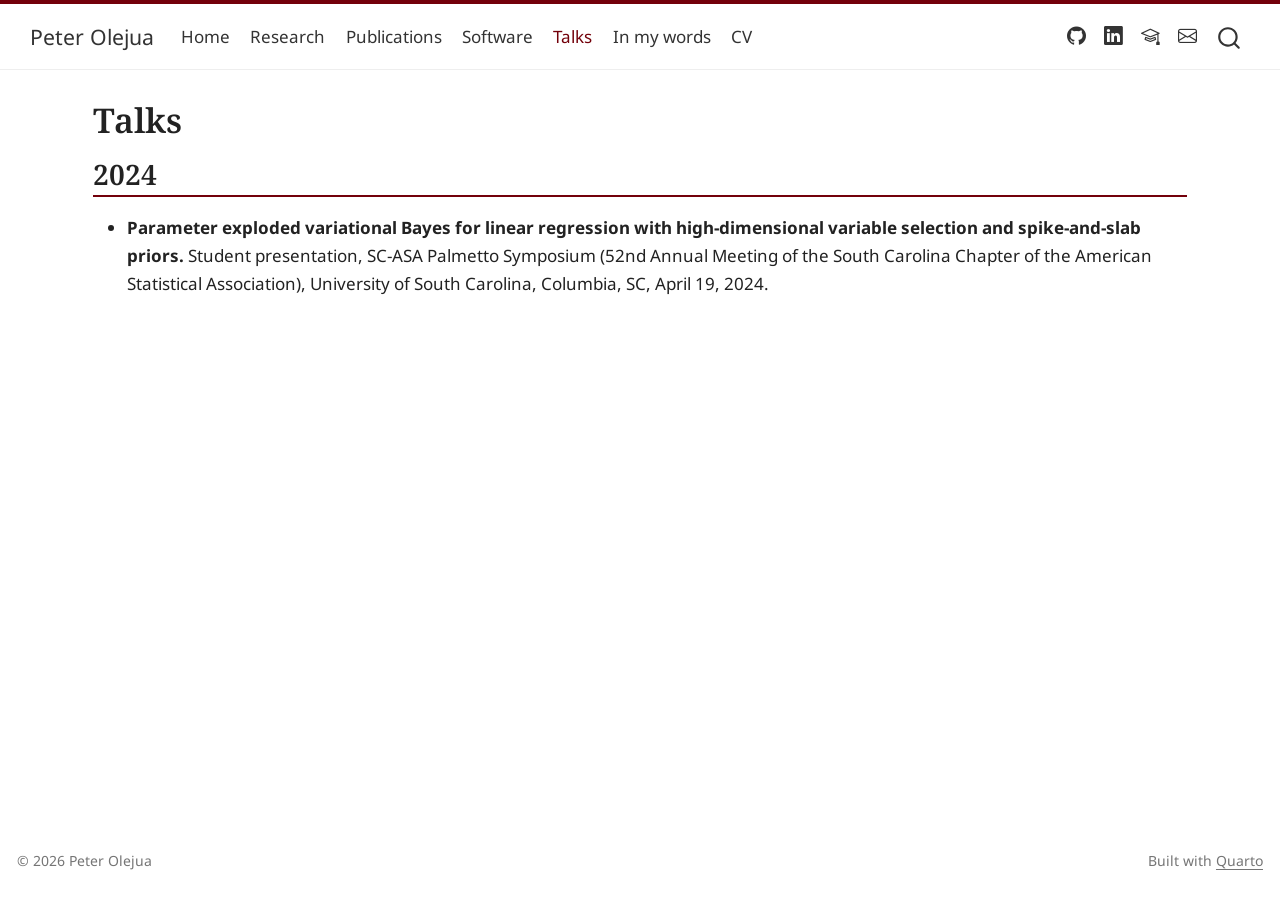
<file: docs/talks.html>
<!DOCTYPE html>
<html xmlns="http://www.w3.org/1999/xhtml" lang="en" xml:lang="en"><head>

<meta charset="utf-8">
<meta name="generator" content="quarto-1.10.19">

<meta name="viewport" content="width=device-width, initial-scale=1.0, user-scalable=yes">


<title>Talks – Peter Olejua</title>
<style>
/* Default styles provided by pandoc.
** See https://pandoc.org/MANUAL.html#variables-for-html for config info.
*/
span.smallcaps{font-variant: small-caps;}
div.columns{display: flex; gap: 1.5em;}
div.column{flex: auto;}
@media screen {
div.columns{gap: min(4vw, 1.5em);}
div.column{overflow-x: auto;}
}
div.hanging-indent{margin-left: 1.5em; text-indent: -1.5em;}
ul.task-list{list-style: none;}
ul.task-list li input[type="checkbox"] {
  width: 0.8em;
  margin: 0 0.8em 0.2em -1em; /* quarto-specific, see https://github.com/quarto-dev/quarto-cli/issues/4556 */ 
  vertical-align: middle;
}
</style>


<script src="site_libs/quarto-nav/quarto-nav.js"></script>
<script src="site_libs/quarto-nav/headroom.min.js"></script>
<script src="site_libs/clipboard/clipboard.min.js"></script>
<script src="site_libs/quarto-search/autocomplete.umd.js"></script>
<script src="site_libs/quarto-search/fuse.min.js"></script>
<script src="site_libs/quarto-search/quarto-search.js"></script>
<meta name="quarto:offset" content="./">
<script src="site_libs/quarto-html/quarto.js" type="module"></script>
<script src="site_libs/quarto-html/tabsets/tabsets.js" type="module"></script>
<script src="site_libs/quarto-html/popper.min.js"></script>
<script src="site_libs/quarto-html/tippy.umd.min.js"></script>
<script src="site_libs/quarto-html/anchor.min.js"></script>
<link href="site_libs/quarto-html/tippy.css" rel="stylesheet">
<link href="site_libs/quarto-html/quarto-syntax-highlighting-bf27225e3a48a9273f3daa8f8e829971.css" rel="stylesheet" id="quarto-text-highlighting-styles">
<script src="site_libs/bootstrap/bootstrap.min.js"></script>
<link href="site_libs/bootstrap/bootstrap-icons.css" rel="stylesheet">
<link href="site_libs/bootstrap/bootstrap-8802834b2892208c6f3ad287bbaaad03.min.css" rel="stylesheet" append-hash="true" id="quarto-bootstrap" data-mode="light">
<script id="quarto-search-options" type="application/json">{
  "location": "navbar",
  "copy-button": false,
  "collapse-after": 3,
  "panel-placement": "end",
  "type": "overlay",
  "limit": 50,
  "keyboard-shortcut": [
    "f",
    "/",
    "s"
  ],
  "show-item-context": false,
  "language": {
    "search-no-results-text": "No results",
    "search-matching-documents-text": "matching documents",
    "search-copy-link-title": "Copy link to search",
    "search-hide-matches-text": "Hide additional matches",
    "search-more-match-text": "more match in this document",
    "search-more-matches-text": "more matches in this document",
    "search-clear-button-title": "Clear",
    "search-text-placeholder": "",
    "search-detached-cancel-button-title": "Cancel",
    "search-submit-button-title": "Submit",
    "search-label": "Search"
  }
}</script>
<style>html{ scroll-behavior: smooth; }</style>


</head>

<body class="nav-fixed fullcontent quarto-light">

<div id="quarto-search-results"></div>
  <header id="quarto-header" class="headroom fixed-top">
    <nav class="navbar navbar-expand-lg " data-bs-theme="dark">
      <div class="navbar-container container-fluid">
      <div class="navbar-brand-container mx-auto">
    <a class="navbar-brand" href="./index.html">
    <span class="navbar-title">Peter Olejua</span>
    </a>
  </div>
            <div id="quarto-search" class="" title="Search"></div>
          <button class="navbar-toggler" type="button" data-bs-toggle="collapse" data-bs-target="#navbarCollapse" aria-controls="navbarCollapse" role="menu" aria-expanded="false" aria-label="Toggle navigation" onclick="if (window.quartoToggleHeadroom) { window.quartoToggleHeadroom(); }">
  <span class="navbar-toggler-icon"></span>
</button>
          <div class="collapse navbar-collapse" id="navbarCollapse">
            <ul class="navbar-nav navbar-nav-scroll me-auto">
  <li class="nav-item">
    <a class="nav-link" href="./index.html"> 
<span class="menu-text">Home</span></a>
  </li>  
  <li class="nav-item">
    <a class="nav-link" href="./research.html"> 
<span class="menu-text">Research</span></a>
  </li>  
  <li class="nav-item">
    <a class="nav-link" href="./publications.html"> 
<span class="menu-text">Publications</span></a>
  </li>  
  <li class="nav-item">
    <a class="nav-link" href="./software.html"> 
<span class="menu-text">Software</span></a>
  </li>  
  <li class="nav-item">
    <a class="nav-link active" href="./talks.html" aria-current="page"> 
<span class="menu-text">Talks</span></a>
  </li>  
  <li class="nav-item">
    <a class="nav-link" href="./story.html"> 
<span class="menu-text">In my words</span></a>
  </li>  
  <li class="nav-item">
    <a class="nav-link" href="./files/Olejua_CV.pdf"> 
<span class="menu-text">CV</span></a>
  </li>  
</ul>
            <ul class="navbar-nav navbar-nav-scroll ms-auto">
  <li class="nav-item compact">
    <a class="nav-link" href="https://github.com/peterolejua"> <i class="bi bi-github" role="img" aria-label="GitHub">
</i> 
<span class="menu-text"></span></a>
  </li>  
  <li class="nav-item compact">
    <a class="nav-link" href="https://www.linkedin.com/in/peterolejua/"> <i class="bi bi-linkedin" role="img" aria-label="LinkedIn">
</i> 
<span class="menu-text"></span></a>
  </li>  
  <li class="nav-item compact">
    <a class="nav-link" href="https://scholar.google.com/citations?user=GDKI_XwAAAAJ&amp;hl=en"> <i class="bi bi-mortarboard" role="img" aria-label="Google Scholar">
</i> 
<span class="menu-text"></span></a>
  </li>  
  <li class="nav-item compact">
    <a class="nav-link" href="mailto:polejua@email.sc.edu"> <i class="bi bi-envelope" role="img" aria-label="Email">
</i> 
<span class="menu-text"></span></a>
  </li>  
</ul>
          </div> <!-- /navcollapse -->
            <div class="quarto-navbar-tools">
</div>
      </div> <!-- /container-fluid -->
    </nav>
</header>
<!-- content -->
<div id="quarto-content" class="quarto-container page-columns page-rows-contents page-layout-article page-navbar">
<!-- sidebar -->
<!-- margin-sidebar -->
    
<!-- main -->
<main class="content" id="quarto-document-content">

<header id="title-block-header" class="quarto-title-block default">
<div class="quarto-title">
<h1 class="title">Talks</h1>
</div>



<div class="quarto-title-meta">

    
  
    
  </div>
  


</header>


<section id="section" class="level2">
<h2 class="anchored" data-anchor-id="section">2024</h2>
<ul>
<li><strong>Parameter exploded variational Bayes for linear regression with high-dimensional variable selection and spike-and-slab priors.</strong> Student presentation, SC-ASA Palmetto Symposium (52nd Annual Meeting of the South Carolina Chapter of the American Statistical Association), University of South Carolina, Columbia, SC, April 19, 2024.</li>
</ul>


</section>

</main> <!-- /main -->
<script id="quarto-html-after-body" type="application/javascript">
  window.document.addEventListener("DOMContentLoaded", function (event) {
    const icon = "";
    const anchorJS = new window.AnchorJS();
    anchorJS.options = {
      placement: 'right',
      icon: icon
    };
    anchorJS.add('.anchored');
    const isCodeAnnotation = (el) => {
      for (const clz of el.classList) {
        if (clz.startsWith('code-annotation-')) {                     
          return true;
        }
      }
      return false;
    }
    const onCopySuccess = function(e) {
      // button target
      const button = e.trigger;
      // don't keep focus
      button.blur();
      // flash "checked"
      button.classList.add('code-copy-button-checked');
      var currentTitle = button.getAttribute("title");
      button.setAttribute("title", "Copied!");
      let tooltip;
      if (window.bootstrap) {
        button.setAttribute("data-bs-toggle", "tooltip");
        button.setAttribute("data-bs-placement", "left");
        button.setAttribute("data-bs-title", "Copied!");
        tooltip = new bootstrap.Tooltip(button, 
          { trigger: "manual", 
            customClass: "code-copy-button-tooltip",
            offset: [0, -8]});
        tooltip.show();    
      }
      setTimeout(function() {
        if (tooltip) {
          tooltip.hide();
          button.removeAttribute("data-bs-title");
          button.removeAttribute("data-bs-toggle");
          button.removeAttribute("data-bs-placement");
        }
        button.setAttribute("title", currentTitle);
        button.classList.remove('code-copy-button-checked');
      }, 1000);
      // clear code selection
      e.clearSelection();
    }
    const getTextToCopy = function(trigger) {
      const outerScaffold = trigger.parentElement.cloneNode(true);
      const codeEl = outerScaffold.querySelector('code');
      for (const childEl of codeEl.children) {
        if (isCodeAnnotation(childEl)) {
          childEl.remove();
        }
      }
      return codeEl.innerText;
    }
    const clipboard = new window.ClipboardJS('.code-copy-button:not([data-in-quarto-modal])', {
      text: getTextToCopy
    });
    clipboard.on('success', onCopySuccess);
    if (window.document.getElementById('quarto-embedded-source-code-modal')) {
      const clipboardModal = new window.ClipboardJS('.code-copy-button[data-in-quarto-modal]', {
        text: getTextToCopy,
        container: window.document.getElementById('quarto-embedded-source-code-modal')
      });
      clipboardModal.on('success', onCopySuccess);
    }
      var localhostRegex = new RegExp(/^(?:http|https):\/\/localhost\:?[0-9]*\//);
      var mailtoRegex = new RegExp(/^mailto:/);
        var filterRegex = new RegExp("https:\/\/peterolejua\.github\.io");
      var isInternal = (href) => {
          return filterRegex.test(href) || localhostRegex.test(href) || mailtoRegex.test(href);
      }
      // Inspect non-navigation links and adorn them if external
     var links = window.document.querySelectorAll('a[href]:not(.nav-link):not(.navbar-brand):not(.toc-action):not(.sidebar-link):not(.sidebar-item-toggle):not(.pagination-link):not(.no-external):not([aria-hidden]):not(.dropdown-item):not(.quarto-navigation-tool):not(.about-link)');
      for (var i=0; i<links.length; i++) {
        const link = links[i];
        if (!isInternal(link.href)) {
          // undo the damage that might have been done by quarto-nav.js in the case of
          // links that we want to consider external
          if (link.dataset.originalHref !== undefined) {
            link.href = link.dataset.originalHref;
          }
            // target, if specified
            link.setAttribute("target", "_blank");
            if (link.getAttribute("rel") === null) {
              link.setAttribute("rel", "noopener");
            }
        }
      }
    function tippyHover(el, contentFn, onTriggerFn, onUntriggerFn) {
      const config = {
        allowHTML: true,
        maxWidth: 500,
        delay: 100,
        arrow: false,
        appendTo: function(el) {
            return el.parentElement;
        },
        interactive: true,
        interactiveBorder: 10,
        theme: 'quarto',
        placement: 'bottom-start',
      };
      if (contentFn) {
        config.content = contentFn;
      }
      if (onTriggerFn) {
        config.onTrigger = onTriggerFn;
      }
      if (onUntriggerFn) {
        config.onUntrigger = onUntriggerFn;
      }
      window.tippy(el, config); 
    }
    const noterefs = window.document.querySelectorAll('a[role="doc-noteref"]');
    for (var i=0; i<noterefs.length; i++) {
      const ref = noterefs[i];
      tippyHover(ref, function() {
        // use id or data attribute instead here
        let href = ref.getAttribute('data-footnote-href') || ref.getAttribute('href');
        try { href = new URL(href).hash; } catch {}
        const id = href.replace(/^#\/?/, "");
        const note = window.document.getElementById(id);
        if (note) {
          return note.innerHTML;
        } else {
          return "";
        }
      });
    }
    const xrefs = window.document.querySelectorAll('a.quarto-xref');
    const processXRef = (id, note) => {
      // Strip column container classes
      const stripColumnClz = (el) => {
        el.classList.remove("page-full", "page-columns");
        if (el.children) {
          for (const child of el.children) {
            stripColumnClz(child);
          }
        }
      }
      stripColumnClz(note)
      if (id === null || id.startsWith('sec-')) {
        // Special case sections, only their first couple elements
        const container = document.createElement("div");
        if (note.children && note.children.length > 2) {
          container.appendChild(note.children[0].cloneNode(true));
          for (let i = 1; i < note.children.length; i++) {
            const child = note.children[i];
            if (child.tagName === "P" && child.innerText === "") {
              continue;
            } else {
              container.appendChild(child.cloneNode(true));
              break;
            }
          }
          if (window.Quarto?.typesetMath) {
            window.Quarto.typesetMath(container);
          }
          return container.innerHTML
        } else {
          if (window.Quarto?.typesetMath) {
            window.Quarto.typesetMath(note);
          }
          return note.innerHTML;
        }
      } else {
        // Remove any anchor links if they are present
        const anchorLink = note.querySelector('a.anchorjs-link');
        if (anchorLink) {
          anchorLink.remove();
        }
        if (window.Quarto?.typesetMath) {
          window.Quarto.typesetMath(note);
        }
        if (note.classList.contains("callout")) {
          return note.outerHTML;
        } else {
          return note.innerHTML;
        }
      }
    }
    for (var i=0; i<xrefs.length; i++) {
      const xref = xrefs[i];
      tippyHover(xref, undefined, function(instance) {
        instance.disable();
        let url = xref.getAttribute('href');
        let hash = undefined; 
        if (url.startsWith('#')) {
          hash = url;
        } else {
          try { hash = new URL(url).hash; } catch {}
        }
        if (hash) {
          const id = hash.replace(/^#\/?/, "");
          const note = window.document.getElementById(id);
          if (note !== null) {
            try {
              const html = processXRef(id, note.cloneNode(true));
              instance.setContent(html);
            } finally {
              instance.enable();
              instance.show();
            }
          } else {
            // See if we can fetch this
            fetch(url.split('#')[0])
            .then(res => res.text())
            .then(html => {
              const parser = new DOMParser();
              const htmlDoc = parser.parseFromString(html, "text/html");
              const note = htmlDoc.getElementById(id);
              if (note !== null) {
                const html = processXRef(id, note);
                instance.setContent(html);
              } 
            }).finally(() => {
              instance.enable();
              instance.show();
            });
          }
        } else {
          // See if we can fetch a full url (with no hash to target)
          // This is a special case and we should probably do some content thinning / targeting
          fetch(url)
          .then(res => res.text())
          .then(html => {
            const parser = new DOMParser();
            const htmlDoc = parser.parseFromString(html, "text/html");
            const note = htmlDoc.querySelector('main.content');
            if (note !== null) {
              // This should only happen for chapter cross references
              // (since there is no id in the URL)
              // remove the first header
              if (note.children.length > 0 && note.children[0].tagName === "HEADER") {
                note.children[0].remove();
              }
              const html = processXRef(null, note);
              instance.setContent(html);
            } 
          }).finally(() => {
            instance.enable();
            instance.show();
          });
        }
      }, function(instance) {
      });
    }
        let selectedAnnoteEl;
        const selectorForAnnotation = ( cell, annotation) => {
          let cellAttr = 'data-code-cell="' + cell + '"';
          let lineAttr = 'data-code-annotation="' +  annotation + '"';
          const selector = 'span[' + cellAttr + '][' + lineAttr + ']';
          return selector;
        }
        const selectCodeLines = (annoteEl) => {
          const doc = window.document;
          const targetCell = annoteEl.getAttribute("data-target-cell");
          const targetAnnotation = annoteEl.getAttribute("data-target-annotation");
          const annoteSpan = window.document.querySelector(selectorForAnnotation(targetCell, targetAnnotation));
          const lines = annoteSpan.getAttribute("data-code-lines").split(",");
          const lineIds = lines.map((line) => {
            return targetCell + "-" + line;
          })
          let top = null;
          let height = null;
          let parent = null;
          if (lineIds.length > 0) {
              //compute the position of the single el (top and bottom and make a div)
              const el = window.document.getElementById(lineIds[0]);
              top = el.offsetTop;
              height = el.offsetHeight;
              parent = el.parentElement.parentElement;
            if (lineIds.length > 1) {
              const lastEl = window.document.getElementById(lineIds[lineIds.length - 1]);
              const bottom = lastEl.offsetTop + lastEl.offsetHeight;
              height = bottom - top;
            }
            if (top !== null && height !== null && parent !== null) {
              // cook up a div (if necessary) and position it 
              let div = window.document.getElementById("code-annotation-line-highlight");
              if (div === null) {
                div = window.document.createElement("div");
                div.setAttribute("id", "code-annotation-line-highlight");
                div.style.position = 'absolute';
                parent.appendChild(div);
              }
              div.style.top = top - 2 + "px";
              div.style.height = height + 4 + "px";
              div.style.left = 0;
              let gutterDiv = window.document.getElementById("code-annotation-line-highlight-gutter");
              if (gutterDiv === null) {
                gutterDiv = window.document.createElement("div");
                gutterDiv.setAttribute("id", "code-annotation-line-highlight-gutter");
                gutterDiv.style.position = 'absolute';
                const codeCell = window.document.getElementById(targetCell);
                const gutter = codeCell.querySelector('.code-annotation-gutter');
                gutter.appendChild(gutterDiv);
              }
              gutterDiv.style.top = top - 2 + "px";
              gutterDiv.style.height = height + 4 + "px";
            }
            selectedAnnoteEl = annoteEl;
          }
        };
        const unselectCodeLines = () => {
          const elementsIds = ["code-annotation-line-highlight", "code-annotation-line-highlight-gutter"];
          elementsIds.forEach((elId) => {
            const div = window.document.getElementById(elId);
            if (div) {
              div.remove();
            }
          });
          selectedAnnoteEl = undefined;
        };
          // Handle positioning of the toggle
      window.addEventListener(
        "resize",
        throttle(() => {
          elRect = undefined;
          if (selectedAnnoteEl) {
            selectCodeLines(selectedAnnoteEl);
          }
        }, 10)
      );
      function throttle(fn, ms) {
      let throttle = false;
      let timer;
        return (...args) => {
          if(!throttle) { // first call gets through
              fn.apply(this, args);
              throttle = true;
          } else { // all the others get throttled
              if(timer) clearTimeout(timer); // cancel #2
              timer = setTimeout(() => {
                fn.apply(this, args);
                timer = throttle = false;
              }, ms);
          }
        };
      }
        // Attach click handler to the DT
        const annoteDls = window.document.querySelectorAll('dt[data-target-cell]');
        for (const annoteDlNode of annoteDls) {
          annoteDlNode.addEventListener('click', (event) => {
            const clickedEl = event.target;
            if (clickedEl !== selectedAnnoteEl) {
              unselectCodeLines();
              const activeEl = window.document.querySelector('dt[data-target-cell].code-annotation-active');
              if (activeEl) {
                activeEl.classList.remove('code-annotation-active');
              }
              selectCodeLines(clickedEl);
              clickedEl.classList.add('code-annotation-active');
            } else {
              // Unselect the line
              unselectCodeLines();
              clickedEl.classList.remove('code-annotation-active');
            }
          });
        }
    const findCites = (el) => {
      const parentEl = el.parentElement;
      if (parentEl) {
        const cites = parentEl.dataset.cites;
        if (cites) {
          return {
            el,
            cites: cites.split(' ')
          };
        } else {
          return findCites(el.parentElement)
        }
      } else {
        return undefined;
      }
    };
    var bibliorefs = window.document.querySelectorAll('a[role="doc-biblioref"]');
    for (var i=0; i<bibliorefs.length; i++) {
      const ref = bibliorefs[i];
      const citeInfo = findCites(ref);
      if (citeInfo) {
        tippyHover(citeInfo.el, function() {
          var popup = window.document.createElement('div');
          citeInfo.cites.forEach(function(cite) {
            var citeDiv = window.document.createElement('div');
            citeDiv.classList.add('hanging-indent');
            citeDiv.classList.add('csl-entry');
            var biblioDiv = window.document.getElementById('ref-' + cite);
            if (biblioDiv) {
              citeDiv.innerHTML = biblioDiv.innerHTML;
            }
            popup.appendChild(citeDiv);
          });
          return popup.innerHTML;
        });
      }
    }
  });
  </script>
</div> <!-- /content -->
<footer class="footer">
  <div class="nav-footer">
    <div class="nav-footer-left">
<p>© 2026 Peter Olejua</p>
</div>   
    <div class="nav-footer-center">
      &nbsp;
    </div>
    <div class="nav-footer-right">
<p>Built with <a href="https://quarto.org">Quarto</a></p>
</div>
  </div>
</footer>




<script src="site_libs/quarto-html/zenscroll-min.js"></script>
</body></html>
</file>
<file: docs/site_libs/quarto-html/tippy.css>
.tippy-box[data-animation=fade][data-state=hidden]{opacity:0}[data-tippy-root]{max-width:calc(100vw - 10px)}.tippy-box{position:relative;background-color:#333;color:#fff;border-radius:4px;font-size:14px;line-height:1.4;white-space:normal;outline:0;transition-property:transform,visibility,opacity}.tippy-box[data-placement^=top]>.tippy-arrow{bottom:0}.tippy-box[data-placement^=top]>.tippy-arrow:before{bottom:-7px;left:0;border-width:8px 8px 0;border-top-color:initial;transform-origin:center top}.tippy-box[data-placement^=bottom]>.tippy-arrow{top:0}.tippy-box[data-placement^=bottom]>.tippy-arrow:before{top:-7px;left:0;border-width:0 8px 8px;border-bottom-color:initial;transform-origin:center bottom}.tippy-box[data-placement^=left]>.tippy-arrow{right:0}.tippy-box[data-placement^=left]>.tippy-arrow:before{border-width:8px 0 8px 8px;border-left-color:initial;right:-7px;transform-origin:center left}.tippy-box[data-placement^=right]>.tippy-arrow{left:0}.tippy-box[data-placement^=right]>.tippy-arrow:before{left:-7px;border-width:8px 8px 8px 0;border-right-color:initial;transform-origin:center right}.tippy-box[data-inertia][data-state=visible]{transition-timing-function:cubic-bezier(.54,1.5,.38,1.11)}.tippy-arrow{width:16px;height:16px;color:#333}.tippy-arrow:before{content:"";position:absolute;border-color:transparent;border-style:solid}.tippy-content{position:relative;padding:5px 9px;z-index:1}
</file>
<file: docs/site_libs/quarto-html/quarto-syntax-highlighting-bf27225e3a48a9273f3daa8f8e829971.css>
/* quarto syntax highlight colors */
:root {
  --quarto-hl-ot-color: #003B4F;
  --quarto-hl-at-color: #657422;
  --quarto-hl-ss-color: #20794D;
  --quarto-hl-an-color: #5E5E5E;
  --quarto-hl-fu-color: #4758AB;
  --quarto-hl-st-color: #20794D;
  --quarto-hl-cf-color: #003B4F;
  --quarto-hl-op-color: #5E5E5E;
  --quarto-hl-er-color: #AD0000;
  --quarto-hl-bn-color: #AD0000;
  --quarto-hl-al-color: #AD0000;
  --quarto-hl-va-color: #111111;
  --quarto-hl-bu-color: inherit;
  --quarto-hl-ex-color: inherit;
  --quarto-hl-pp-color: #AD0000;
  --quarto-hl-in-color: #5E5E5E;
  --quarto-hl-vs-color: #20794D;
  --quarto-hl-wa-color: #5E5E5E;
  --quarto-hl-do-color: #5E5E5E;
  --quarto-hl-im-color: #00769E;
  --quarto-hl-ch-color: #20794D;
  --quarto-hl-dt-color: #AD0000;
  --quarto-hl-fl-color: #AD0000;
  --quarto-hl-co-color: #5E5E5E;
  --quarto-hl-cv-color: #5E5E5E;
  --quarto-hl-cn-color: #8f5902;
  --quarto-hl-sc-color: #5E5E5E;
  --quarto-hl-dv-color: #AD0000;
  --quarto-hl-kw-color: #003B4F;
}

/* other quarto variables */
:root {
  --quarto-font-monospace: SFMono-Regular, Menlo, Monaco, Consolas, "Liberation Mono", "Courier New", monospace;
}

/* syntax highlight based on Pandoc's rules */
pre > code.sourceCode > span {
  color: #003B4F;
}

code.sourceCode > span {
  color: #003B4F;
}

div.sourceCode,
div.sourceCode pre.sourceCode {
  color: #003B4F;
}

/* Normal */
code span {
  color: #003B4F;
}

/* Alert */
code span.al {
  color: #AD0000;
  font-style: inherit;
}

/* Annotation */
code span.an {
  color: #5E5E5E;
  font-style: inherit;
}

/* Attribute */
code span.at {
  color: #657422;
  font-style: inherit;
}

/* BaseN */
code span.bn {
  color: #AD0000;
  font-style: inherit;
}

/* BuiltIn */
code span.bu {
  font-style: inherit;
}

/* ControlFlow */
code span.cf {
  color: #003B4F;
  font-weight: bold;
  font-style: inherit;
}

/* Char */
code span.ch {
  color: #20794D;
  font-style: inherit;
}

/* Constant */
code span.cn {
  color: #8f5902;
  font-style: inherit;
}

/* Comment */
code span.co {
  color: #5E5E5E;
  font-style: inherit;
}

/* CommentVar */
code span.cv {
  color: #5E5E5E;
  font-style: italic;
}

/* Documentation */
code span.do {
  color: #5E5E5E;
  font-style: italic;
}

/* DataType */
code span.dt {
  color: #AD0000;
  font-style: inherit;
}

/* DecVal */
code span.dv {
  color: #AD0000;
  font-style: inherit;
}

/* Error */
code span.er {
  color: #AD0000;
  font-style: inherit;
}

/* Extension */
code span.ex {
  font-style: inherit;
}

/* Float */
code span.fl {
  color: #AD0000;
  font-style: inherit;
}

/* Function */
code span.fu {
  color: #4758AB;
  font-style: inherit;
}

/* Import */
code span.im {
  color: #00769E;
  font-style: inherit;
}

/* Information */
code span.in {
  color: #5E5E5E;
  font-style: inherit;
}

/* Keyword */
code span.kw {
  color: #003B4F;
  font-weight: bold;
  font-style: inherit;
}

/* Operator */
code span.op {
  color: #5E5E5E;
  font-style: inherit;
}

/* Other */
code span.ot {
  color: #003B4F;
  font-style: inherit;
}

/* Preprocessor */
code span.pp {
  color: #AD0000;
  font-style: inherit;
}

/* SpecialChar */
code span.sc {
  color: #5E5E5E;
  font-style: inherit;
}

/* SpecialString */
code span.ss {
  color: #20794D;
  font-style: inherit;
}

/* String */
code span.st {
  color: #20794D;
  font-style: inherit;
}

/* Variable */
code span.va {
  color: #111111;
  font-style: inherit;
}

/* VerbatimString */
code span.vs {
  color: #20794D;
  font-style: inherit;
}

/* Warning */
code span.wa {
  color: #5E5E5E;
  font-style: italic;
}

.prevent-inlining {
  content: "</";
}

/*# sourceMappingURL=8be38f48d34c45af72792cbd699585e7.css.map */
</file>
